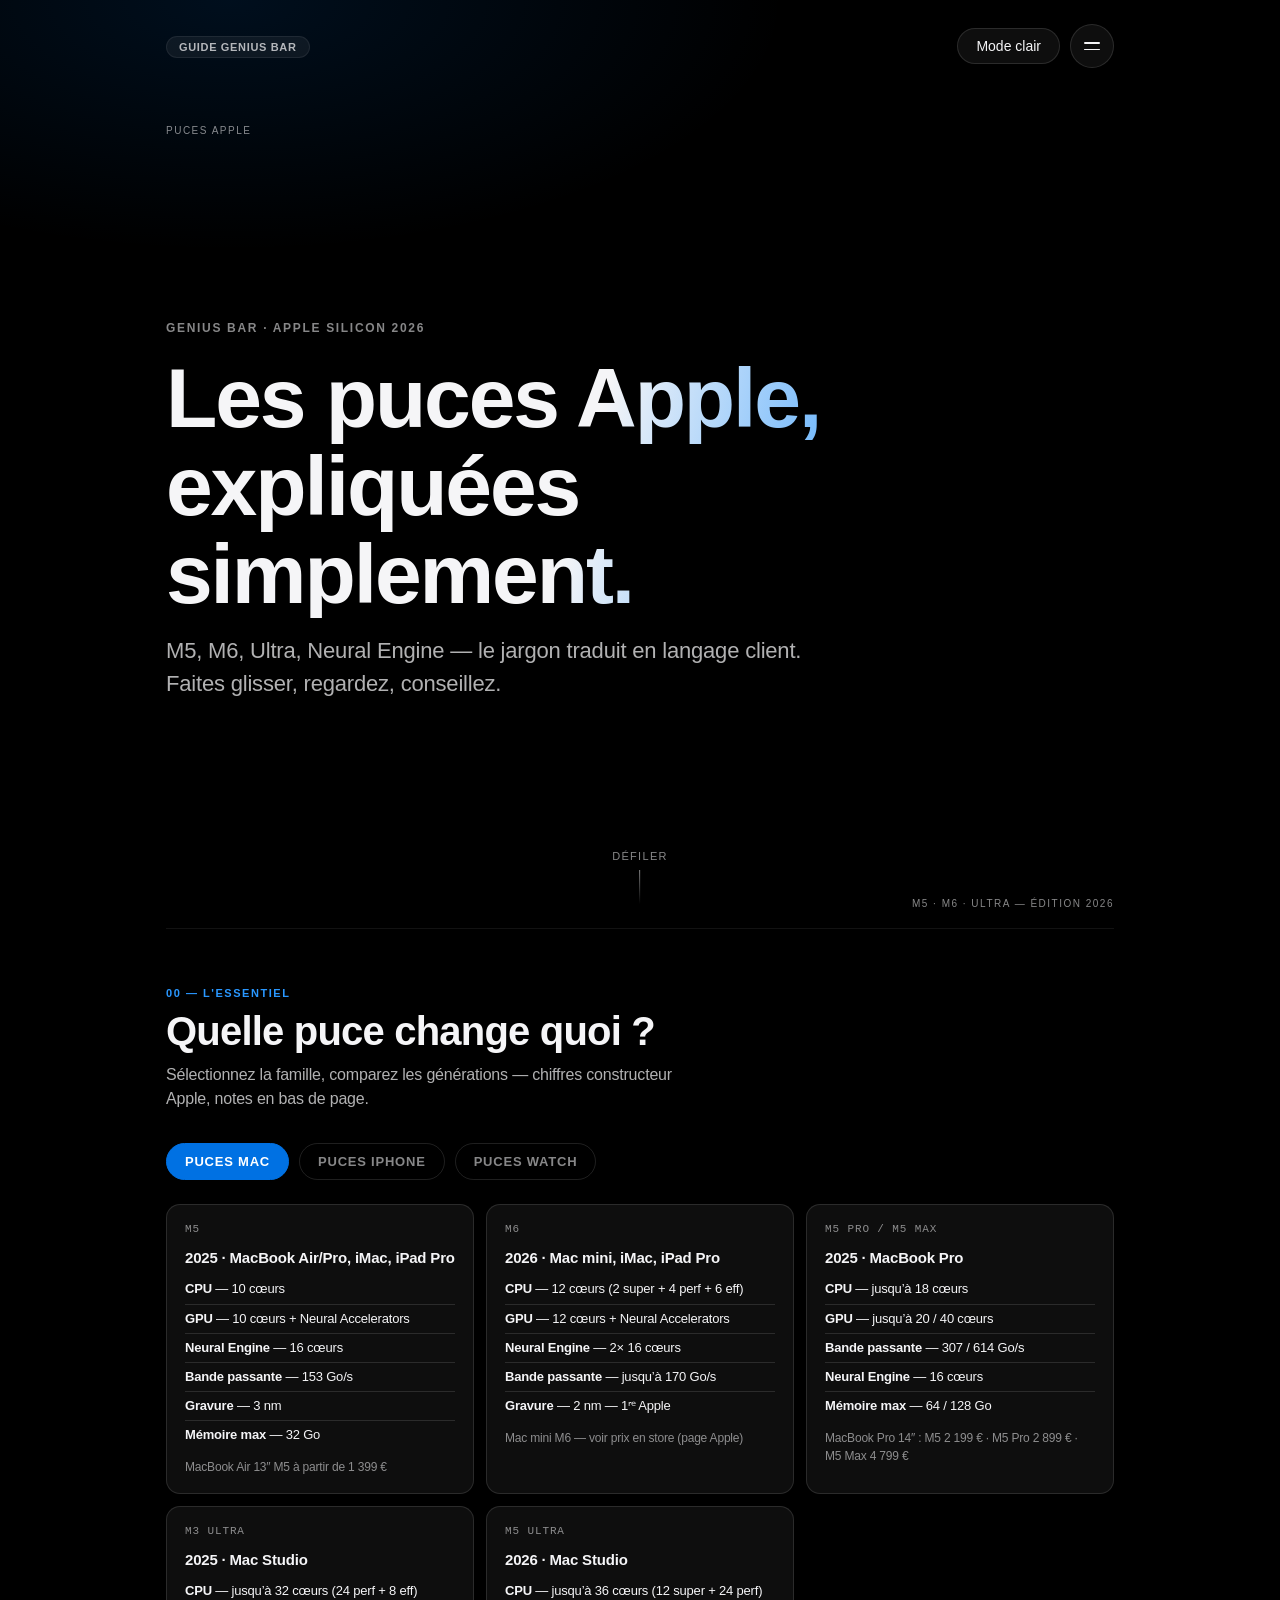
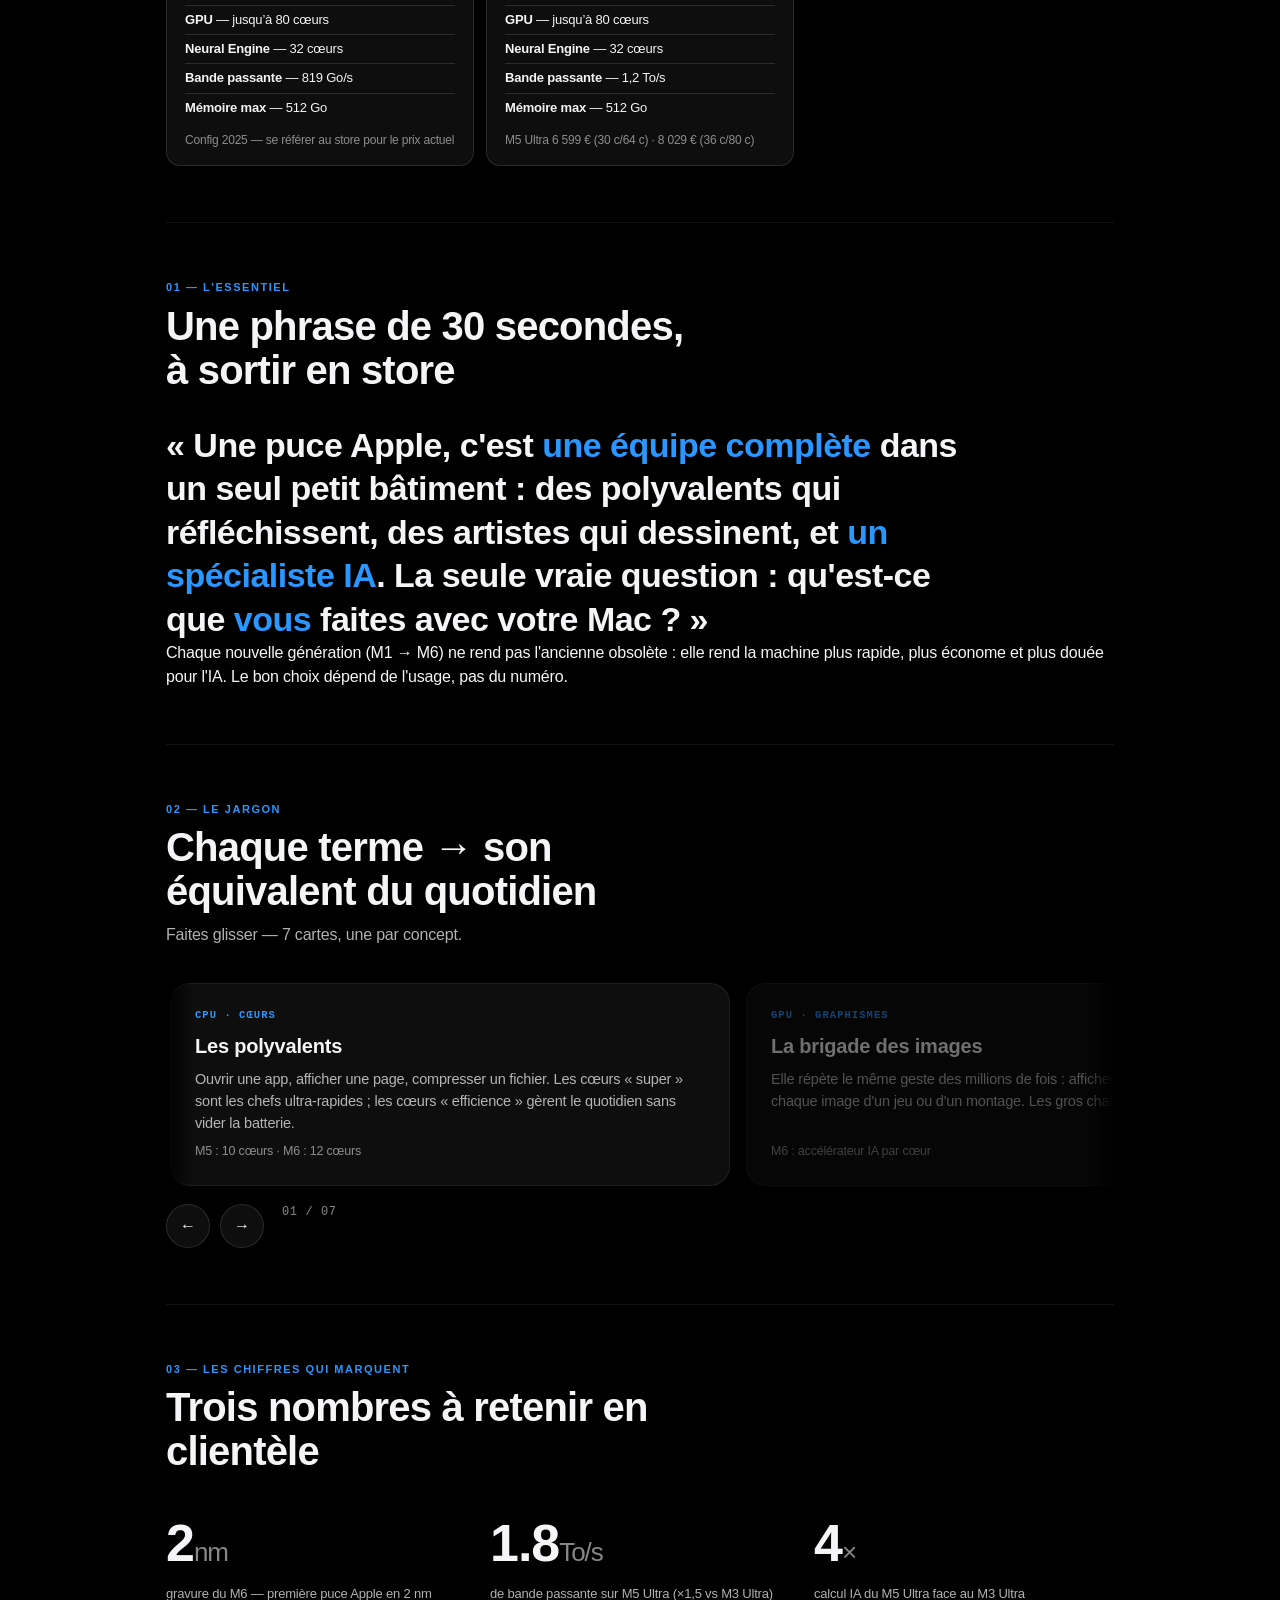
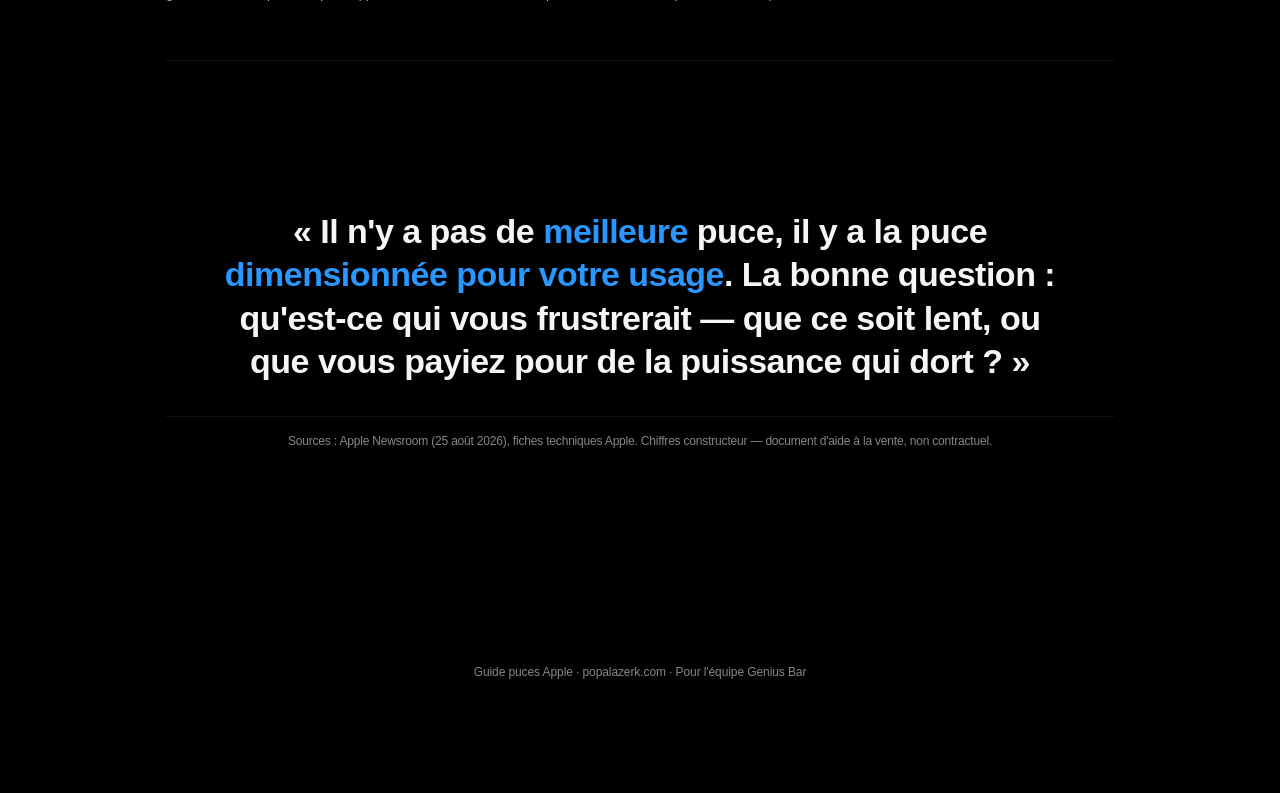
<file: index.html>
<!DOCTYPE html>
<html lang="fr">
<head>
<meta charset="UTF-8">
<meta name="viewport" content="width=device-width, initial-scale=1.0, viewport-fit=cover">
    <meta name="apple-mobile-web-app-capable" content="yes">
    <meta name="apple-mobile-web-app-status-bar-style" content="black-translucent">
    <meta name="apple-mobile-web-app-title" content="Puces Apple">
    <meta name="theme-color" content="#000000">
    <link rel="apple-touch-icon" href="apple-touch-icon.png">
    <link rel="icon" type="image/png" href="favicon.png" sizes="180x180">
<meta http-equiv="Cache-Control" content="no-cache, no-store, must-revalidate">
<meta http-equiv="Pragma" content="no-cache">
<title>Puces Apple, expliquées simplement — Genius Bar</title>
<link rel="stylesheet" href="design.css">
<style>
/* ============================================================
   UI v2 — ÉDITORIAL KEYNOTE : sections 100vh, carrousels snap,
   reveals au scroll, compteurs animés. Tokens du design.css.
   ============================================================ */

/* --- Reveal au scroll --- */
.reveal{opacity:0;transform:translateY(28px);transition:opacity .7s var(--ease),transform .7s var(--ease)}
.reveal.in{opacity:1;transform:none}
.reveal[data-delay="1"]{transition-delay:.12s}
.reveal[data-delay="2"]{transition-delay:.24s}
.reveal[data-delay="3"]{transition-delay:.36s}

/* --- Hero 100vh --- */
.hero{min-height:92vh;display:flex;flex-direction:column;justify-content:center;position:relative;padding:var(--sp-5) 0 var(--sp-6)}
.hero .kicker{font-size:12px;letter-spacing:.14em;text-transform:uppercase;color:var(--ink-faint);font-weight:600;margin-bottom:var(--sp-3)}
.hero h1{
  font-family:var(--font-d);font-weight:600;line-height:1.05;letter-spacing:-.025em;
  font-size:clamp(40px,7.2vw,84px);max-width:16ch;
  background:linear-gradient(105deg,var(--ink) 55%,var(--blue-link) 100%);
  -webkit-background-clip:text;background-clip:text;-webkit-text-fill-color:transparent;
}
.hero .lede{font-size:clamp(17px,2vw,22px);color:var(--ink-dim);max-width:52ch;margin-top:var(--sp-3);line-height:1.5}
.hero .scrollcue{position:absolute;bottom:24px;left:50%;transform:translateX(-50%);font-size:11px;letter-spacing:.12em;text-transform:uppercase;color:var(--ink-faint);display:flex;flex-direction:column;align-items:center;gap:6px}
.hud{position:absolute;font-size:10px;letter-spacing:.15em;text-transform:uppercase;color:var(--ink-faint);font-weight:500}
.hud-tl{top:24px;left:0}
.hud-br{bottom:16px;right:0}
.hero .scrollcue::after{content:'';width:1px;height:34px;background:linear-gradient(var(--ink-faint),transparent);animation:cue 2.2s var(--ease) infinite}
@keyframes cue{0%,100%{transform:scaleY(.4);opacity:.4}50%{transform:scaleY(1);opacity:1}}

/* --- Section standard --- */
section{padding:var(--sp-7) 0;border-top:1px solid var(--hair-soft)}
.sect-head{margin-bottom:var(--sp-5);max-width:60ch}
.sect-head .kicker{font-size:11px;letter-spacing:.14em;text-transform:uppercase;color:var(--blue-link);font-weight:600;margin-bottom:8px}
.sect-head h2{font-family:var(--font-d);font-size:clamp(26px,4vw,40px);font-weight:600;line-height:1.1;letter-spacing:-.02em;margin:0}
.sect-head p{color:var(--ink-dim);font-size:16px;margin-top:10px;line-height:1.5}

/* --- Big quote (image à garder en tête) --- */
.bigquote{font-family:var(--font-d);font-size:clamp(22px,3.2vw,34px);font-weight:600;line-height:1.28;letter-spacing:-.015em;max-width:44ch}
.bigquote em{font-style:normal;color:var(--blue-link)}
.bigquote .after{font-family:var(--font-t);font-size:15px;color:var(--ink-dim);font-weight:400;margin-top:var(--sp-4);line-height:1.55;max-width:60ch}

/* --- Carrousel snap générique --- */
.carousel{
  display:grid;grid-auto-flow:column;grid-auto-columns:min(72%,560px);
  gap:var(--sp-3);overflow-x:auto;overscroll-behavior-x:contain;
  scroll-snap-type:x mandatory;padding:4px 4px var(--sp-3);
  scrollbar-width:thin;scrollbar-color:var(--hair) transparent;
  -webkit-mask-image:linear-gradient(90deg,transparent,#000 3%,#000 97%,transparent);
          mask-image:linear-gradient(90deg,transparent,#000 3%,#000 97%,transparent);
}
.carousel::-webkit-scrollbar{height:4px}
.carousel::-webkit-scrollbar-thumb{background:var(--hair);border-radius:2px}
.carousel>*{scroll-snap-align:center}

/* Carte carrousel */
.ccard{
  background:var(--glass);border:1px solid var(--hair-soft);border-radius:var(--radius-lg);
  padding:0;overflow:hidden;display:flex;flex-direction:column;
  transition:border-color var(--dur-1) var(--ease),transform var(--dur-2) var(--ease);
}
.ccard > .fig{margin:0!important;border-radius:0;width:100%;aspect-ratio:16/10;object-fit:cover}
.ccard > .cbody{padding:var(--sp-4);display:flex;flex-direction:column;gap:8px;flex:1}
.ccard:hover{transform:translateY(-3px)}
.ccard .ctag{font-size:10.5px;letter-spacing:.1em;text-transform:uppercase;color:var(--blue-link);font-weight:600;font-family:var(--font-m)}
.ccard h3{font-family:var(--font-d);font-size:20px;font-weight:600;letter-spacing:-.01em}
.ccard p{font-size:14.5px;color:var(--ink-dim);line-height:1.5}
.ccard .cfoot{margin-top:auto;font-size:12.5px;color:var(--ink-faint)}
.ccard.accent-green .ctag{color:var(--green)}
.ccard.accent-purple .ctag{color:#D5A0F8}

/* Nav carrousel */
.cnav{display:flex;gap:10px;margin-top:2px}
.cnav button{
  width:44px;height:44px;border-radius:50%;border:1px solid var(--hair);
  background:var(--glass);color:var(--ink);font-size:16px;cursor:pointer;
  transition:background var(--dur-1) var(--ease),opacity var(--dur-1);
  display:flex;align-items:center;justify-content:center;
}
.cnav button:hover{background:var(--glass-strong)}
.cnav button:disabled{opacity:.3;cursor:default}
.fig{width:100%;border-radius:var(--radius);display:block;margin-top:var(--sp-4);background:#000}
.fig-wrap{margin-top:var(--sp-4)}
.fig-cap{font-size:13px;color:var(--ink-faint);margin-top:8px}
.ccount{font-size:12px;color:var(--ink-faint);font-family:var(--font-m);margin-left:8px;letter-spacing:.05em}
.carousel>*{transition:opacity .45s var(--ease)}

/* --- Stats animées --- */
.stats{display:grid;grid-template-columns:repeat(auto-fit,minmax(180px,1fr));gap:var(--sp-4);margin-top:var(--sp-5)}
.stat .num{font-family:var(--font-d);font-size:clamp(34px,4.5vw,52px);font-weight:600;letter-spacing:-.02em;font-variant-numeric:tabular-nums}
.stat .num .u{font-size:.5em;color:var(--ink-faint);font-weight:500}
.stat .lbl{font-size:13px;color:var(--ink-dim);margin-top:4px;line-height:1.4}

/* --- Tableau comparatif (garde du v1, respiration éditoriale) --- */
.cmp{width:100%;border-collapse:separate;border-spacing:0;font-size:15px}
.cmp th,.cmp td{padding:12px;border-bottom:1px solid var(--hair-soft);text-align:left}
.cmp th{font-size:11px;text-transform:uppercase;letter-spacing:.07em;color:var(--ink-faint);font-weight:600}
.cmp td:first-child{color:var(--ink-faint);font-weight:600;width:32%}
.cmp .win{color:var(--green);font-weight:600}
.cmp tr:last-child td{border-bottom:none}

/* --- Vidéos : carrousel 16:9 --- */
.vidcard{background:var(--glass);border:1px solid var(--hair-soft);border-radius:var(--radius-lg);overflow:hidden}
.vidcard video{width:100%;aspect-ratio:16/9;display:block;background:#000;border-radius:var(--radius) var(--radius) 0 0}
.vidcard .vcap{padding:14px 16px;font-size:14px;color:var(--ink-dim)}
.vidcard .vidcard b,.vidcard .vcap b{color:var(--ink);font-weight:600}

/* --- Quiz inline (section dédiée) --- */
.quizwrap{display:grid;grid-template-columns:1.1fr .9fr;gap:var(--sp-6)}
@media(max-width:820px){.quizwrap{grid-template-columns:1fr}}
.q{padding:var(--sp-3) 0;border-bottom:1px solid var(--hair-soft)}
.q:last-child{border:none}
.q h3{font-size:16px;font-weight:600;margin-bottom:10px}
.q h3 .n{display:inline-block;width:26px;height:26px;border-radius:var(--radius-sm);background:var(--blue);color:#fff;font-size:12px;text-align:center;line-height:26px;margin-right:10px;font-family:var(--font-m)}
.opts{display:grid;grid-template-columns:1fr;gap:8px}
.opt{
  padding:13px 16px;border-radius:var(--radius-sm);border:1px solid var(--hair);background:var(--glass);
  cursor:pointer;font-size:15px;color:var(--ink);transition:all var(--dur-1) var(--ease);text-align:left;font-family:inherit;
}
.opt:hover{background:var(--glass-strong)}
.opt.sel{border-color:var(--blue);background:rgba(0,113,227,.14);font-weight:600}
.result{margin-top:var(--sp-3);padding:var(--sp-4);border-radius:var(--radius);display:none}
.result.show{display:block}
.result h3{font-size:19px;font-weight:600;margin-bottom:4px}
.result .why{font-size:15px;color:var(--ink-dim)}
.badge{display:inline-block;padding:4px 12px;border-radius:var(--radius-pill);font-size:11px;font-weight:600;letter-spacing:.06em;text-transform:uppercase;margin-bottom:10px}

/* --- FAQ --- */
.faq details{padding:var(--sp-3) 0;border-bottom:1px solid var(--hair-soft)}
.faq details:last-child{border:none}
.faq summary{cursor:pointer;font-size:16px;font-weight:600;list-style:none;display:flex;justify-content:space-between;align-items:center}
.faq summary::after{content:'+';font-size:20px;color:var(--ink-faint);font-weight:400}
.faq details[open] summary::after{content:'–'}
.faq .a{font-size:15px;color:var(--ink-dim);padding:8px 0 2px}

/* --- Fin --- */
.finale{min-height:60vh;display:flex;flex-direction:column;justify-content:center;text-align:center}
.finale .bigquote{margin:0 auto}
footer{padding:var(--sp-5) 0;text-align:center;font-size:12px;color:var(--ink-faint)}


/* --- Menu overlay plein ecran + vues (module recommandation dissocie) --- */
.top{position:relative;z-index:60}
.top-actions{display:flex;align-items:center;gap:10px}
.brand-btn{cursor:pointer;font-family:var(--font-t);transition:background var(--dur-1) var(--ease)}
.brand-btn:hover{background:var(--glass-strong)}
.burger{width:44px;height:44px;border-radius:50%;border:1px solid var(--hair);background:var(--glass);display:inline-flex;flex-direction:column;align-items:center;justify-content:center;gap:5px;cursor:pointer;transition:background var(--dur-1) var(--ease)}
.burger:hover{background:var(--glass-strong)}
.burger span{display:block;width:16px;height:1.5px;border-radius:1px;background:var(--ink);transition:transform var(--dur-1) var(--ease)}
.burger.open span:nth-child(1){transform:translateY(3.25px) rotate(45deg)}
.burger.open span:nth-child(2){transform:translateY(-3.25px) rotate(-45deg)}

.menu-overlay{
  position:fixed;inset:0;z-index:50;display:flex;flex-direction:column;justify-content:center;
  background:var(--bg);
  -webkit-backdrop-filter:blur(24px) saturate(180%);backdrop-filter:blur(24px) saturate(180%);
  opacity:0;visibility:hidden;transition:opacity var(--dur-2) var(--ease),visibility 0s linear var(--dur-2);
}
.menu-overlay.open{opacity:1;visibility:visible;transition:opacity var(--dur-2) var(--ease)}
.menu-list{max-width:760px;width:100%;margin:0 auto;padding:0 var(--sp-4)}
.menu-item{opacity:0;transform:translateY(22px);transition:opacity var(--dur-2) var(--ease),transform var(--dur-2) var(--ease)}
.menu-overlay.open .menu-item{opacity:1;transform:none}
.menu-overlay.open .menu-item:nth-child(1){transition-delay:50ms}
.menu-overlay.open .menu-item:nth-child(2){transition-delay:100ms}
.menu-overlay.open .menu-item:nth-child(3){transition-delay:150ms}
.menu-overlay.open .menu-item:nth-child(4){transition-delay:200ms}
.menu-overlay.open .menu-item:nth-child(5){transition-delay:250ms}
.menu-overlay.open .menu-item:nth-child(6){transition-delay:300ms}
.menu-item button{
  display:flex;align-items:baseline;gap:18px;width:100%;text-align:left;
  background:none;border:none;border-bottom:1px solid var(--hair-soft);
  padding:18px 0;cursor:pointer;color:var(--ink);font-family:inherit;
  transition:color var(--dur-1) var(--ease),transform var(--dur-1) var(--ease);
}
.menu-item:last-child button{border-bottom:none}
.menu-item button:hover{color:var(--blue-link);transform:translateX(6px)}
.menu-item .idx{font-family:var(--font-m);font-size:12px;color:var(--ink-faint);letter-spacing:.12em;transition:color var(--dur-1) var(--ease)}
.menu-item.active .idx{color:var(--blue-link)}
.menu-item .lbl{font-family:var(--font-d);font-size:clamp(28px,6vw,52px);font-weight:600;letter-spacing:-.02em;line-height:1.1}
.menu-item .desc{margin-left:auto;font-size:13px;color:var(--ink-dim)}
.menu-item.active .lbl{color:var(--blue-link)}
.menu-foot{max-width:680px;margin:var(--sp-5) auto 0;padding:0 var(--sp-4);font-size:11px;letter-spacing:.14em;text-transform:uppercase;color:var(--ink-faint);font-family:var(--font-m)}
body.menu-open{overflow:hidden}
.view{display:none}
.view.active{display:block}
@media(max-width:640px){.menu-item .desc{display:none}.menu-item button{gap:14px;padding:14px 0}}


/* --- Vue keynote : cartes produits editoriales --- */
.kn-jump{display:flex;gap:10px;flex-wrap:wrap;margin:var(--sp-3) 0 var(--sp-5)}
.kn-jump a{font-size:12px;letter-spacing:.06em;border:1px solid var(--hair);border-radius:980px;padding:8px 16px;color:var(--ink-dim);text-decoration:none;transition:color var(--dur-1) var(--ease),border-color var(--dur-1) var(--ease)}
.kn-jump a:hover{color:var(--ink);border-color:var(--hair-strong)}
.kn-card{position:relative;border:1px solid var(--hair);border-radius:20px;padding:30px 32px 26px;background:var(--glass);scroll-margin-top:90px}
.kn-card + .kn-card{margin-top:var(--sp-4)}
.kn-card.star{border-color:rgba(0,113,227,.55);box-shadow:0 0 60px rgba(0,113,227,.08)}
.kn-idx{position:absolute;top:26px;right:30px;font-family:var(--font-m);font-size:13px;color:var(--ink-faint);letter-spacing:.1em}
.kn-tag{font-family:var(--font-m);font-size:11px;letter-spacing:.16em;text-transform:uppercase;color:var(--blue-link);margin-bottom:10px}
.kn-card h3{font-family:var(--font-d);font-size:clamp(26px,4.5vw,40px);font-weight:600;letter-spacing:-.02em;margin:0 0 6px}
.kn-hook{font-size:16px;color:var(--ink-dim);max-width:640px;line-height:1.5;margin:0}
.kn-chips{display:grid;grid-template-columns:repeat(4,1fr);gap:10px;margin:24px 0 4px}
.chip{border:1px solid var(--hair);border-radius:14px;padding:14px 16px;background:var(--bg)}
.chip b{display:block;font-family:var(--font-d);font-size:clamp(19px,2.4vw,26px);font-weight:600;letter-spacing:-.01em;color:var(--ink)}
.chip span{display:block;font-size:10.5px;color:var(--ink-dim);letter-spacing:.1em;text-transform:uppercase;margin-top:4px}
.kn-vs{font-family:var(--font-m);font-size:10px;letter-spacing:.16em;text-transform:uppercase;color:var(--ink-faint);margin:22px 0 6px}
.kn-delta{list-style:none;margin:0;padding:0;font-size:14px}
.kn-delta li{display:flex;justify-content:space-between;gap:16px;padding:7px 0;border-bottom:1px solid var(--hair-soft);color:var(--ink-dim)}
.kn-delta li:last-child{border-bottom:none}
.kn-delta li b{color:var(--ink);font-weight:600;white-space:nowrap}
.kn-delta li b.up{color:var(--green)}
.kn-tl{display:flex;gap:10px;flex-wrap:wrap;margin:var(--sp-5) 0}
.when{border:1px solid var(--hair);border-radius:980px;padding:9px 18px;font-size:12.5px;color:var(--ink-dim)}
.when b{color:var(--ink);font-weight:600}
@media(max-width:640px){.kn-chips{grid-template-columns:repeat(2,1fr)}.kn-card{padding:24px 20px 20px}}

/* --- Notes de bas de page keynote (methodologie Apple) --- */
.fn-ref{font-size:.65em;vertical-align:super;color:var(--ink-faint);font-family:var(--font-m);cursor:help}
.kn-notes{margin-top:var(--sp-5);border-top:1px solid var(--hair);padding-top:var(--sp-4)}
.kn-notes summary{cursor:pointer;font-family:var(--font-m);font-size:11px;letter-spacing:.14em;text-transform:uppercase;color:var(--ink-dim);list-style:none}
.kn-notes-list{margin:14px 0 0;padding:0;list-style:none}
.kn-notes-list li{display:flex;gap:10px;font-size:12px;line-height:1.55;color:var(--ink-dim);padding:8px 0;border-bottom:1px solid var(--hair-soft)}
.kn-notes-list li:last-child{border-bottom:none}
.kn-notes-list .fn-n{font-family:var(--font-m);font-size:10px;color:var(--ink-faint);flex-shrink:0;letter-spacing:.08em;padding-top:2px}
@media(max-width:640px){.kn-notes-list li{font-size:11px}}

/* --- Les puces, les différences (filtre pills accueil) --- */
.pillbar{display:flex;gap:10px;flex-wrap:wrap;margin:var(--sp-3) 0 var(--sp-4)}
.pillbar button{font-size:13px;border:1px solid var(--hair);background:none;border-radius:980px;padding:10px 18px;color:var(--ink-faint);cursor:pointer;transition:all .15s}
.pillbar button.on{background:var(--blue);border-color:var(--blue);color:#fff}
.chipcards{display:grid;grid-template-columns:repeat(auto-fit,minmax(240px,1fr));gap:12px}
.chipcard{background:var(--glass);border:1px solid var(--hair);border-radius:14px;padding:16px 18px}
.chipcard h3{font-size:15px;margin:0 0 6px}
.chipcard .cc-name{font-size:11px;letter-spacing:.08em;text-transform:uppercase;color:var(--ink-faint);margin-bottom:10px;font-family:var(--font-m)}
.chipcard ul{margin:0;padding:0;list-style:none;font-size:13px;line-height:1.55;color:var(--ink-soft)}
.chipcard ul li{padding:4px 0;border-bottom:1px solid var(--hair)}
.chipcard ul li:last-child{border-bottom:none}
.chipcard ul li b{color:var(--ink);font-weight:600}
.chipcard .cc-price{margin-top:10px;font-size:12px;color:var(--ink-faint)}

/* --- Comparateur interactif (bloc-notes de comptoir) --- */
.cmp2-fam{display:flex;gap:10px;flex-wrap:wrap;margin:var(--sp-3) 0 var(--sp-4)}
.cmp2-fam button{font-size:13px;border:1px solid var(--hair);background:none;border-radius:980px;padding:10px 18px;color:var(--ink-dim);cursor:pointer;transition:all var(--dur-1) var(--ease)}
.cmp2-fam button:hover{color:var(--ink)}
.cmp2-fam button.on{background:var(--blue-link);border-color:var(--blue-link);color:#fff;font-weight:600}
.cmp2-slots{display:grid;grid-template-columns:1fr 1fr;gap:14px;margin-bottom:var(--sp-3)}
.cmp2-slot{border:1px solid var(--hair);border-radius:16px;padding:16px 18px;background:var(--bg)}
.cmp2-slot .lbl{font-family:var(--font-m);font-size:10px;letter-spacing:.16em;text-transform:uppercase;color:var(--ink-faint);margin-bottom:10px}
.cmp2-slot .prod{font-family:var(--font-d);font-size:22px;font-weight:600;letter-spacing:-.01em}
.cmp2-slot .sub{font-size:12.5px;color:var(--ink-dim);margin-top:3px}
.cmp2-pick{display:flex;gap:8px;flex-wrap:wrap;margin-top:12px}
.cmp2-pick button{font-size:12.5px;border:1px solid var(--hair);background:none;border-radius:980px;padding:7px 14px;color:var(--ink-dim);cursor:pointer;transition:all var(--dur-1) var(--ease)}
.cmp2-pick button:hover{color:var(--ink);border-color:var(--hair-strong)}
.cmp2-pick button.on{border-color:var(--blue-link);color:var(--blue-link);font-weight:600}
.cmp2-swap{align-self:center;border:1px solid var(--hair);background:var(--glass);color:var(--ink-dim);border-radius:50%;width:38px;height:38px;cursor:pointer;font-size:15px;display:flex;align-items:center;justify-content:center;transition:all var(--dur-1) var(--ease)}
.cmp2-swap:hover{color:var(--ink);border-color:var(--hair-strong)}
.cmp2-out{border:1px solid var(--hair);border-radius:20px;overflow:hidden;background:var(--glass)}
.cmp2-out table{width:100%;border-collapse:collapse;font-size:14px}
.cmp2-out th{font-family:var(--font-m);font-size:10.5px;letter-spacing:.14em;text-transform:uppercase;color:var(--ink-dim);text-align:left;padding:12px 16px;border-bottom:1px solid var(--hair)}
.cmp2-out td{padding:11px 16px;border-bottom:1px solid var(--hair-soft);color:var(--ink-dim);vertical-align:top}
.cmp2-out tr:last-child td{border-bottom:none}
.cmp2-out td:first-child{color:var(--ink-faint);font-size:13px;white-space:nowrap}
.cmp2-out td.win{color:var(--green);font-weight:600}
.cmp2-out td .why{display:block;font-size:11.5px;color:var(--ink-faint);font-weight:400;margin-top:2px}
.cmp2-note{padding:12px 16px;font-size:12px;color:var(--ink-faint);border-top:1px solid var(--hair);background:var(--glass)}
@media(max-width:640px){.cmp2-slots{grid-template-columns:1fr}}
@media(max-width:640px){
  .carousel{grid-auto-columns:min(88%,420px)}
@media(max-width:640px){
  .carousel{grid-auto-columns:min(88%,420px)}
  section{padding:var(--sp-6) 0}
  .hero-fig{z-index:1}
}
@media(prefers-reduced-motion:reduce){
  .reveal{opacity:1;transform:none;transition:none}
  .hero .scrollcue::after{animation:none}
  *{scroll-behavior:auto!important}
}
</style>
</head>
<body>
<div class="aurora"></div>
<div class="wrap">

<header class="top">
  <div class="brand">
    <button class="pill brand-btn" onclick="openView('guide')" title="Retour au guide">Guide Genius Bar</button>
  </div>
  <div class="top-actions">
    <button class="themeBtn" onclick="toggleTheme()" aria-label="Changer de thème">Thème</button>
    <button class="burger" id="burgerBtn" onclick="toggleMenu()" aria-label="Ouvrir le menu" aria-expanded="false"><span></span><span></span></button>
  </div>
</header>

<div class="menu-overlay" id="menuOverlay" aria-hidden="true">
  <nav class="menu-list">
    <div class="menu-item active" data-view="guide"><button onclick="openView('guide')"><span class="idx">01</span><span class="lbl">Le guide</span><span class="desc">L'essentiel &amp; le jargon</span></button></div>
    <div class="menu-item" data-view="cmp"><button onclick="openView('cmp')"><span class="idx">02</span><span class="lbl">Le comparatif</span><span class="desc">M5 vs M6 · Ultra</span></button></div>
    <div class="menu-item" data-view="quiz"><button onclick="openView('quiz')"><span class="idx">03</span><span class="lbl">L'assistant</span><span class="desc">Recommandation en 4 questions</span></button></div>
    <div class="menu-item" data-view="faq"><button onclick="openView('faq')"><span class="idx">04</span><span class="lbl">La FAQ</span><span class="desc">Les vraies questions client</span></button></div>
    <div class="menu-item" data-view="keynote"><button onclick="openView('keynote')"><span class="idx">05</span><span class="lbl">Le keynote</span><span class="desc">Annonces du 9 septembre</span></button></div>
    <div class="menu-item" data-view="quizz"><button onclick="openView('quizz')"><span class="idx">06</span><span class="lbl">Le quiz</span><span class="desc">Teste ta mémoire</span></button></div>
  </nav>
  <div class="menu-foot">ESC pour fermer</div>
</div>

<div class="view active" id="view-guide">
<!-- ============ HERO ============ -->
<div class="hero">
  <div class="kicker reveal">Genius Bar · Apple Silicon 2026</div>
  <h1 class="reveal" data-delay="1">Les puces Apple, expliquées simplement.</h1>
  <p class="lede reveal" data-delay="2">M5, M6, Ultra, Neural Engine — le jargon traduit en langage client. Faites glisser, regardez, conseillez.</p>
  <div class="scrollcue reveal" data-delay="3">Défiler</div>
  <div class="hud hud-tl">Puces Apple</div>
  <div class="hud hud-br">M5 · M6 · Ultra — Édition 2026</div>
</div>


<section id="puces">
  <div class="sect-head reveal">
    <div class="kicker">00 — L'essentiel</div>
    <h2>Quelle puce change quoi&nbsp;?</h2>
    <p>Sélectionnez la famille, comparez les générations — chiffres constructeur Apple, notes en bas de page.</p>
  </div>
  <div class="pillbar reveal" data-delay="1" id="chipFamBar">
    <button class="pill on" data-cf="mac">Puces Mac</button>
    <button class="pill" data-cf="iphone">Puces iPhone</button>
    <button class="pill" data-cf="watch">Puces Watch</button>
  </div>
  <div id="chipFamCards" class="reveal" data-delay="1"></div>
</section>

<section id="image">
  <div class="sect-head reveal">
    <div class="kicker">01 — L'essentiel</div>
    <h2>Une phrase de 30 secondes, à sortir en store</h2>
  </div>
  <div class="bigquote reveal" data-delay="1">« Une puce Apple, c'est <em>une équipe complète</em> dans un seul petit bâtiment : des polyvalents qui réfléchissent, des artistes qui dessinent, et <em>un spécialiste IA</em>. La seule vraie question : qu'est-ce que <em>vous</em> faites avec votre Mac ? »</div>
  <p class="after reveal" data-delay="2">Chaque nouvelle génération (M1 → M6) ne rend pas l'ancienne obsolète : elle rend la machine plus rapide, plus économe et plus douée pour l'IA. Le bon choix dépend de l'usage, pas du numéro.</p>
</section>


<section id="jargon">
  <div class="sect-head reveal">
    <div class="kicker">02 — Le jargon</div>
    <h2>Chaque terme → son équivalent du quotidien</h2>
    <p>Faites glisser — 7 cartes, une par concept.</p>
  </div>
  <div class="carousel reveal" data-delay="1" id="car-jargon">
    <div class="ccard">
      <div class="cbody">
        <div class="ctag">CPU · cœurs</div>
        <h3>Les polyvalents</h3>
        <p>Ouvrir une app, afficher une page, compresser un fichier. Les cœurs « super » sont les chefs ultra-rapides ; les cœurs « efficience » gèrent le quotidien sans vider la batterie.</p>
        <div class="cfoot">M5 : 10 cœurs · M6 : 12 cœurs</div>
      </div>
    </div>
    <div class="ccard">
      <div class="cbody">
        <div class="ctag">GPU · graphismes</div>
        <h3>La brigade des images</h3>
        <p>Elle répète le même geste des millions de fois : afficher chaque pixel, calculer chaque image d'un jeu ou d'un montage. Les gros chantiers visuels, c'est elle.</p>
        <div class="cfoot">M6 : accélérateur IA par cœur</div>
      </div>
    </div>
    <div class="ccard accent-green">
      <div class="cbody">
        <div class="ctag">NPU · Neural Engine</div>
        <h3>Le spécialiste IA</h3>
        <p>Son seul métier : reconnaître et comprendre — un visage, une dictée, une traduction. Très vite, sans fatiguer la batterie, et tout reste sur l'appareil.</p>
        <div class="cfoot">38 000 milliards d'opérations/seconde</div>
      </div>
    </div>
    <div class="ccard">
      <div class="cbody">
        <div class="ctag">Unified Memory · RAM</div>
        <h3>Une seule grande table</h3>
        <p>Toute l'équipe pioche les mêmes dossiers sans faire de photocopies. C'est pourquoi un Mac « seulement » 32 Go va aussi vite qu'un PC avec davantage.</p>
        <div class="cfoot">Jusqu'à 512 Go sur Mac Studio</div>
      </div>
    </div>
    <div class="ccard">
      <div class="cbody">
        <div class="ctag">GB/s · TB/s</div>
        <h3>La largeur du couloir</h3>
        <p>La bande passante entre l'équipe et la grande table. Couloir large = personne n'attend. Le facteur caché pour l'IA et la 8K.</p>
        <div class="cfoot">M5 Ultra : 1,2 To/s — 8× un MacBook Air</div>
      </div>
    </div>
    <div class="ccard">
      <div class="cbody">
        <div class="ctag">Process · N2</div>
        <h3>2 nanomètres</h3>
        <p>Plus c'est petit, plus on range de composants au même endroit — et moins ça consomme. Le M6 est la première puce Apple gravée en 2 nm.</p>
        <div class="cfoot">Concrètement : une batterie qui dure plus longtemps</div>
      </div>
    </div>
    <div class="ccard accent-purple">
      <div class="cbody">
        <div class="ctag">Fusion · Quad-die</div>
        <h3>UltraFusion</h3>
        <p>Plusieurs puces soudées qui travaillent comme une seule. Le M5 Ultra, c'est 4 puces M5 Max qui ne font qu'un — le logiciel ne voit qu'une seule machine.</p>
        <div class="cfoot">M5 Ultra : 1,2 To/s — Neural Engine 32 cœurs</div>
      </div>
    </div>
  </div>
  <div class="cnav reveal" data-delay="1">
    <button onclick="carScroll('car-jargon',-1)" aria-label="Précédent">←</button>
    <button onclick="carScroll('car-jargon',1)" aria-label="Suivant">→</button>
    <div class="ccount" data-for="car-jargon">01 / 07</div>
  </div>
</section>


<section id="stats">
  <div class="sect-head reveal">
    <div class="kicker">03 — Les chiffres qui marquent</div>
    <h2>Trois nombres à retenir en clientèle</h2>
  </div>
  <div class="stats">
    <div class="stat reveal"><div class="num" data-count="2"><span>0</span><span class="u">nm</span></div><div class="lbl">gravure du M6 — première puce Apple en 2 nm</div></div>
  
  
  
    <div class="stat reveal" data-delay="1"><div class="num" data-count="2" data-decimal="1"><span>0,0</span><span class="u">To/s</span></div><div class="lbl">de bande passante sur M5 Ultra (×1,5 vs M3 Ultra)</div></div>
    <div class="stat reveal" data-delay="2"><div class="num" data-count="4"><span>0</span><span class="u">×</span></div><div class="lbl">calcul IA du M5 Ultra face au M3 Ultra</div></div>
  </div>
</section>


<section class="finale">
  <div class="bigquote reveal">« Il n'y a pas de <em>meilleure</em> puce, il y a la puce <em>dimensionnée pour votre usage</em>. La bonne question : qu'est-ce qui vous frustrerait — que ce soit lent, ou que vous payiez pour de la puissance qui dort ? »</div>
  <div class="disclaimer reveal" data-delay="1" style="margin-top:var(--sp-5)">Sources : Apple Newsroom (25 août 2026), fiches techniques Apple. Chiffres constructeur — document d'aide à la vente, non contractuel.</div>
</section>

</div>

<!-- ============ VUES MODULES (menu) ============ -->
<div class="view" id="view-cmp">

<section>
  <div class="sect-head reveal">
    <div class="kicker">Comparateur</div>
    <h2>Deux puces, face à face.</h2>
    <p>Choisis une famille, choisis deux produits. Le tableau se construit tout seul — comme un bloc-notes de comptoir.</p>
  </div>

  <div class="reveal" data-delay="1">
    <div class="cmp2-fam" id="cmp2Fam"></div>
    <div class="cmp2-slots">
      <div class="cmp2-slot">
        <div class="lbl">Produit A</div>
        <div class="prod" id="cmp2NameA">—</div>
        <div class="sub" id="cmp2SubA">Choisis un produit</div>
        <div class="cmp2-pick" id="cmp2PickA"></div>
      </div>
      <button class="cmp2-swap" onclick="cmp2Swap()" title="Inverser A et B">⇄</button>
      <div class="cmp2-slot">
        <div class="lbl">Produit B</div>
        <div class="prod" id="cmp2NameB">—</div>
        <div class="sub" id="cmp2SubB">Choisis un produit</div>
        <div class="cmp2-pick" id="cmp2PickB"></div>
      </div>
    </div>
    <div id="cmp2Result"></div>
  </div>
</section>

</div>

<div class="view" id="view-quiz">

<section id="quiz">
  <div class="sect-head reveal">
    <div class="kicker">Assistant de recommandation</div>
    <h2>Quelle puce pour quel usage ?</h2>
    <p>4 questions posées au client, une recommandation en sortie.</p>
  </div>
  
  <div class="quizwrap">
    <div class="reveal">
      <div class="q">
        <h3><span class="n">1</span>Que fait principalement le client avec son Mac ?</h3>
        <div class="opts" data-q="1">
          <button class="opt" data-v="0">Mail, web, photos, bureautique</button>
          <button class="opt" data-v="1">Photo / musique / petits montages</button>
          <button class="opt" data-v="2">Montage 4K, code, musique sérieuse</button>
          <button class="opt" data-v="3">8K, 3D, IA locale, gros calculs</button>
        </div>
      </div>
      <div class="q">
        <h3><span class="n">2</span>Utilise-t-il l'IA au quotidien ?</h3>
        <div class="opts" data-q="2">
          <button class="opt" data-v="0">Jamais / à peine</button>
          <button class="opt" data-v="1">Oui, régulièrement</button>
          <button class="opt" data-v="2">Oui, et il fait tourner des outils IA sur la machine</button>
        </div>
      </div>
      <div class="q">
        <h3><span class="n">3</span>L'autonomie est-elle un critère ?</h3>
        <div class="opts" data-q="3">
          <button class="opt" data-v="0">Essentiel — souvent en déplacement</button>
          <button class="opt" data-v="1">Moyen — surtout branché</button>
          <button class="opt" data-v="2">Peu important — machine de bureau</button>
        </div>
      </div>
      <div class="q">
        <h3><span class="n">4</span>Quel budget approximatif ?</h3>
        <div class="opts" data-q="4">
          <button class="opt" data-v="0">Contenu (&lt; 1 000 €)</button>
          <button class="opt" data-v="1">Moyen (1 000 – 3 000 €)</button>
          <button class="opt" data-v="2">Pro (3 000 € et +)</button>
        </div>
      </div>
      <button class="opt" style="width:100%;text-align:center;font-weight:600;border-color:var(--blue);margin-top:var(--sp-3)" onclick="computeQuiz()">Voir la recommandation</button>
    </div>
    <div style="align-self:start">
      <div class="result" id="quizResult" style="margin-top:var(--sp-3)"></div>
    </div>
  </div>

  <div class="sect-head reveal" style="margin-top:var(--sp-6)">
    <div class="kicker">Assistant iPhone</div>
    <h2>Quel iPhone pour quel client&nbsp;?</h2>
    <p>5 questions — la recommandation cite le modèle, le prix et l'argument comptoir.</p>
  </div>
  <div class="quizwrap">
    <div class="reveal">
      <div class="q">
        <h3><span class="n">1</span>Usage principal de l'iPhone du client&nbsp;?</h3>
        <div class="opts" data-iq="1">
          <button class="opt" data-v="0">Messages, photos, réseaux — l'essentiel</button>
          <button class="opt" data-v="1">Photos sérieuses, jeux, montages courts</button>
          <button class="opt" data-v="2">Pro photo/vidéo, tout faire, garder des années</button>
          <button class="opt" data-v="3">Écran XXL — films, lecture, deux apps côte à côte</button>
        </div>
      </div>
      <div class="q">
        <h3><span class="n">2</span>Format préféré&nbsp;?</h3>
        <div class="opts" data-iq="2">
          <button class="opt" data-v="0">Léger et fin avant tout</button>
          <button class="opt" data-v="1">Standard</button>
          <button class="opt" data-v="2">Grand écran, sans pliable</button>
          <button class="opt" data-v="3">Pliable — le facteur « wow »</button>
        </div>
      </div>
      <div class="q">
        <h3><span class="n">3</span>Autonomie attendue&nbsp;?</h3>
        <div class="opts" data-iq="3">
          <button class="opt" data-v="0">La plus longue possible</button>
          <button class="opt" data-v="1">Une journée suffit</button>
        </div>
      </div>
      <div class="q">
        <h3><span class="n">4</span>Photo&nbsp;?</h3>
        <div class="opts" data-iq="4">
          <button class="opt" data-v="0">Basique</button>
          <button class="opt" data-v="1">Zoom et portrait pro — contrôle de l'ouverture</button>
        </div>
      </div>
      <div class="q">
        <h3><span class="n">5</span>Budget&nbsp;?</h3>
        <div class="opts" data-iq="5">
          <button class="opt" data-v="0">Jusqu'à 1 200 €</button>
          <button class="opt" data-v="1">1 500 € et plus</button>
          <button class="opt" data-v="2">Le prix n'est pas le frein principal</button>
        </div>
      </div>
      <button class="opt" style="width:100%;text-align:center;font-weight:600;border-color:var(--blue);margin-top:var(--sp-3)" onclick="computeIPQuiz()">Voir la recommandation iPhone</button>
    </div>
    <div style="align-self:start">
      <div class="result" id="ipQuizResult" style="margin-top:var(--sp-3)"></div>
    </div>
  </div>

  <div class="sect-head reveal" style="margin-top:var(--sp-6)">
    <div class="kicker">Assistant Apple Watch</div>
    <h2>Quelle Apple Watch pour quel client&nbsp;?</h2>
    <p>4 questions — Series 12 ou Ultra 4, le bon choix dès la première question.</p>
  </div>
  <div class="quizwrap">
    <div class="reveal">
      <div class="q">
        <h3><span class="n">1</span>Sport et environnement&nbsp;?</h3>
        <div class="opts" data-wq="1">
          <button class="opt" data-v="0">Quotidien — pas de sport extrême</button>
          <button class="opt" data-v="1">Randonnée, trail, nage en eau libre, altitude</button>
          <button class="opt" data-v="2">Expéditions plusieurs jours sans recharge</button>
        </div>
      </div>
      <div class="q">
        <h3><span class="n">2</span>Autonomie attendue&nbsp;?</h3>
        <div class="opts" data-wq="2">
          <button class="opt" data-v="0">Une journée — recharge chaque nuit, ça va</button>
          <button class="opt" data-v="1">Le week-end entier sans y penser</button>
        </div>
      </div>
      <div class="q">
        <h3><span class="n">3</span>Suivi santé du client&nbsp;?</h3>
        <div class="opts" data-wq="3">
          <button class="opt" data-v="0">Pas de suivi particulier</button>
          <button class="opt" data-v="1">Cardio sérieux — mesure en continu toutes les 5 secondes</button>
        </div>
      </div>
      <div class="q">
        <h3><span class="n">4</span>Robustesse et budget&nbsp;?</h3>
        <div class="opts" data-wq="4">
          <button class="opt" data-v="0">Léger et discret, budget contenu</button>
          <button class="opt" data-v="1">Titanium, écran le plus solide, 899 € OK</button>
        </div>
      </div>
      <button class="opt" style="width:100%;text-align:center;font-weight:600;border-color:var(--blue);margin-top:var(--sp-3)" onclick="computeWQuiz()">Voir la recommandation Watch</button>
    </div>
    <div style="align-self:start">
      <div class="result" id="wQuizResult" style="margin-top:var(--sp-3)"></div>
    </div>
  </div>
</section>

</div>

<div class="view" id="view-faq">

<section id="faq" class="faq">
  <div class="sect-head reveal">
    <div class="kicker">FAQ</div>
    <h2>Les vraies questions du Genius Bar</h2>
  </div>
  <div class="reveal">
  <details><summary>« Le M6, c'est deux fois mieux que le M5 ? »</summary><div class="a">Non — en usage courant, environ 15 à 30 % plus rapide. Le vrai saut du M6 : l'IA (×2) et l'efficacité (2 nm). Le client le sentira sur la batterie et Siri, pas sur Mail.</div></details>
  <details><summary>« C'est quoi, le Neural Engine, concrètement ? »</summary><div class="a">Le spécialiste IA de la puce. C'est ce qui fait que Siri répond vite, que les photos se trient toutes seules, que la dictée marche sans internet.</div></details>
  <details><summary>« L'Ultra, ça vaut le coup pour moi ? »</summary><div class="a">Seulement pour du montage 8K, de la 3D ou de l'IA sur la machine. Pour du Excel + Safari + photos, c'est payer pour un couloir vide. Recommander M5 Pro ou M5 Max.</div></details>
  <details><summary>« Pourquoi 512 Go de mémoire dans un Mac Studio ? »</summary><div class="a">Pour faire tenir un cerveau IA entier dans la machine. Un gros modèle d'IA, c'est un dictionnaire géant : s'il tient sur la table (la mémoire), on consulte tout de suite.</div></details>
  <details><summary>« Ma puce M1 est-elle dépassée ? »</summary><div class="a">Non. Pour du bureautique et du web, un M1 reste excellent en 2026. On change de puce quand un besoin précis n'est plus couvert : autonomie, IA, gros montages — pas par principe.</div></details>
  </div>
</section>

</div>

<div class="view" id="view-keynote">

<section>
  <div class="sect-head reveal">
    <div class="kicker">Keynote du 9 septembre 2026 — « Surprise and Shine »</div>
    <h2>Les annonces, en direct d'Apple Park</h2>
    <p>Première keynote de John Ternus comme CEO. 5 produits — et iOS 27 le 14 septembre.</p>
  </div>

  <nav class="kn-jump reveal" data-delay="1">
    <a href="#kn-duo">iPhone Duo</a>
    <a href="#kn-pro">iPhone 18 Pro</a>
    <a href="#kn-pods">AirPods 5</a>
    <a href="#kn-s12">Watch S12</a>
    <a href="#kn-u4">Watch Ultra 4</a>
    <a href="#kn-ios">iOS 27</a>
  </nav>

  <article class="kn-card star reveal" id="kn-duo" data-delay="1">
    <div class="kn-idx">01 · ONE MORE THING</div>
    <div class="kn-tag">iPhone Duo</div>
    <h3>Le premier iPhone pliable.</h3>
    <p class="kn-hook">Format passeport à plat. L'écran interne gagne 50 % de surface, le externe garde 90 % de celle de l'iPhone 18 Pro.</p>
    <div class="kn-chips">
      <div class="chip"><b>7,6″ + 5,4″</b><span>écrans interne + externe</span></div>
      <div class="chip"><b>A20 Pro</b><span>+ vapor chamber</span></div>
      <div class="chip"><b>44 h / 31 h</b><span>de vidéo externe / interne <span class="fn-ref">3</span></span></div>
      <div class="chip"><b>2 339 €</b><span>à partir de, 256 Go</span></div>
    </div>
    <div class="kn-vs">Face à l'iPhone Air</div>
    <ul class="kn-delta">
      <li>Écrans : 7,6″ interne + 5,4″ externe, même ratio, 3 000 nits <b>vs 6,5″ unique</b></li>
      <li>Touch ID latéral, Camera Control + Siri Camera, FaceTime sous l'écran <b>nouveautés inédites</b></li>
      <li>Vidéo <b class="up">44 h externe / 31 h interne vs 27 h</b><span class="fn-ref">3</span></li>
      <li>Céramique 3× plus résistante aux rayures, titane grade 5, IP68 <b>Ceramic Shield 2</b></li>
      <li>Prix <b>2 339 € vs 999 $ (≈1 329 €)</b></li>
    </ul>
    <div class="verdict" style="padding:16px;border-radius:var(--radius);font-size:15px;margin-top:var(--sp-3);background:rgba(191,90,242,.10);border:1px solid rgba(191,90,242,.28)">💬 <b>En store :</b> produit 100 % nouveau — zéro historique de pannes, pièces absentes des flux les premières semaines. Touch ID latéral et double batterie = diagnostics inédits. Prix France TTC : 2 339 € (256 Go) jusqu'à 3 839 € (2 To) — +340 € vs Galaxy Z Fold 8 (1 999 €). Précommandes 16 oct. à 14 h, disponible le 23 oct.</div>
  </article>

  <article class="kn-card reveal" id="kn-pro" data-delay="1">
    <div class="kn-idx">02</div>
    <div class="kn-tag">iPhone 18 Pro · 18 Pro Max</div>
    <h3>L'ouverture variable arrive.</h3>
    <p class="kn-hook">Première Apple : un capteur 48 Mpx à ouverture variable, avec Pro Controls. Siri IA sur 300 000+ apps. Pas d'iPhone 18 standard — reporté au printemps 2027.</p>
    <div class="kn-chips">
      <div class="chip"><b>A20 Pro</b><span>GPU 7 cœurs</span></div>
      <div class="chip"><b>48 Mpx</b><span>ouverture variable</span></div>
      <div class="chip"><b>34 h / 43 h</b><span>de vidéo <span class="fn-ref">1</span></span></div>
      <div class="chip"><b>+150 €</b><span>1 479 / 1 629 €</span></div>
    </div>
    <div class="kn-vs">Face aux 17 Pro / Pro Max</div>
    <ul class="kn-delta">
      <li>Caméra : ouverture variable (1ʳᵉ Apple) <b>vs ouverture fixe</b></li>
      <li>Vidéo <b class="up">34 h / 43 h vs 31 h / 37 h</b><span class="fn-ref">1</span></li>
      <li>Prix France <b>1 479 € / 1 629 € vs 1 329 € / 1 479 €</b></li>
      <li>Dynamic Island 3 live activities · 2 To inédit sur Pro Max <b>nouveautés</b></li>
      <li>« Apple Reference Image » anti-IA <b>indisponible UE au lancement</b></li>
    </ul>
    <div class="verdict" style="padding:16px;border-radius:var(--radius);font-size:15px;margin-top:var(--sp-3);background:rgba(0,113,227,.10);border:1px solid rgba(0,113,227,.28)">💬 <b>En store :</b> 43 h = moins d'échanges batterie la 1ʳᵉ année ; ouverture variable = nouvelle mécanique photo au diagnostic. <b>Prix France TTC : 1 479 € (Pro) / 1 629 € (Pro Max) en 256 Go — +150 € vs 17 Pro (1 329 € / 1 479 €). Montée à 3 129 € en 2 To. Précommandes 12 sept. 14 h, dispo le 18 sept. Attention : pas de Siri AI ni d'Apple Reference Image dans l'UE au lancement.</b></div>
  </article>

  <article class="kn-card reveal" id="kn-pods" data-delay="1">
    <div class="kn-idx">03</div>
    <div class="kn-tag">AirPods 5</div>
    <h3>L'ANC descend en gamme.</h3>
    <p class="kn-hook">Première fois que la réduction de bruit quitte le haut de gamme : −50 % de bruit en plus, boîtiers plus durables.</p>
    <div class="kn-chips">
      <div class="chip"><b>149 €</b><span>4 h ANC / 20 h boîtier</span></div>
      <div class="chip"><b>169 €</b><span>volume sur tige · boîtier sans fil</span></div>
      <div class="chip"><b>−50 %</b><span>de bruit en plus <span class="fn-ref">4</span></span></div>
      <div class="chip"><b>18 sept.</b><span>disponibilité</span></div>
    </div>
    <div class="kn-vs">Face aux AirPods 4</div>
    <ul class="kn-delta">
      <li>ANC dès 149 € <b>vs réservé au modèle 229 € (AirPods 4 ANC)</b></li>
      <li>Réduction de bruit <b class="up">−50 % en plus</b><span class="fn-ref">4</span></li>
    </ul>
    <div class="verdict" style="padding:16px;border-radius:var(--radius);font-size:15px;margin-top:var(--sp-3);background:rgba(191,90,242,.10);border:1px solid rgba(191,90,242,.28)">💬 <b>En store :</b> l'ANC en entrée de gamme réduit l'upsell vers AirPods Pro. Réparation = remplacement simple ; garantie légale 2 ans (vendeur) inchangée.</div>
  </article>

  <article class="kn-card reveal" id="kn-s12" data-delay="1">
    <div class="kn-idx">04</div>
    <div class="kn-tag">Apple Watch Series 12</div>
    <h3>Le capteur qui compte 5 fois par seconde.</h3>
    <p class="kn-hook">FC mesurée toutes les 5 s, VFC jusqu'à toutes les 5 min. Siri Recap et Audio Intelligence arrivent sur la montre. App Santé repensée, onglet « Longevity ».</p>
    <div class="kn-chips">
      <div class="chip"><b>5 s</b><span>fréquence cardiaque <span class="fn-ref">2</span></span></div>
      <div class="chip"><b>24 h</b><span>autonomie (stable) <span class="fn-ref">1</span></span></div>
      <div class="chip"><b>449 €</b><span>GPS 42 mm · céramique 1 049 €</span></div>
      <div class="chip"><b>18 sept.</b><span>disponibilité</span></div>
    </div>
    <div class="kn-vs">Face à la Series 11</div>
    <ul class="kn-delta">
      <li>Capteur FC 5 s <b>vs standard</b></li>
      <li>Siri Recap + Audio Intelligence <b class="up">nouveau</b></li>
      <li>Autonomie <b>24 h¹ — inchangée</b></li>
      <li>Prix France <b>449 € vs 449 € (S11) — inchangé</b></li>
    </ul>
    <p style="font-size:12.5px;color:var(--ink-faint);margin-top:14px">⚠︎ Nécessite un iPhone 11 (ou modèle ultérieur) avec iOS 27 ou version ultérieure.</p>
    <div class="verdict" style="padding:16px;border-radius:var(--radius);font-size:15px;margin-top:var(--sp-3);background:rgba(0,113,227,.10);border:1px solid rgba(0,113,227,.28)">💬 <b>En store :</b> le saut est capteur + IA, pas prix/autonomie. Questions vie privée attendues au comptoir (où vit l'audio, comment désactiver).</div>
  </article>

  <article class="kn-card reveal" id="kn-u4" data-delay="1">
    <div class="kn-idx">04 · ULTRA</div>
    <div class="kn-tag">Apple Watch Ultra 4</div>
    <h3>Deux jours. Un record Apple.</h3>
    <p class="kn-hook">Siri Recap + Audio Intelligence, autonomie « plus de deux jours » — un record pour la montre d'aventure.</p>
    <div class="kn-chips">
      <div class="chip"><b>50 h</b><span>autonomie⁴ (45 h exercice ultraprolongé¹)</span></div>
      <div class="chip"><b>899 €</b><span>prix stable</span></div>
      <div class="chip"><b>18 sept.</b><span>disponibilité</span></div>
    </div>
    <div class="verdict" style="padding:16px;border-radius:var(--radius);font-size:15px;margin-top:var(--sp-3);background:rgba(191,90,242,.10);border:1px solid rgba(191,90,242,.28)">💬 <b>En store :</b> nouveautés surtout logicielles — pensez watchOS au comptoir ; autonomie 50 h = l'argument d'aventure. Prix France TTC : 899 € (US 799 $ hors taxes).</div>
  </article>

  <article class="kn-card reveal" id="kn-ios" data-delay="1">
    <div class="kn-idx">05 · LOGICIEL</div>
    <div class="kn-tag">iOS 27</div>
    <h3>Le 14 septembre, 4 jours avant la mise en vente.</h3>
    <p class="kn-hook">Siri AI en bêta (anglais), opacité Liquid Glass réglable, nouvelles icônes, widgets extra-larges.</p>
    <div class="verdict" style="padding:16px;border-radius:var(--radius);font-size:15px;margin-top:var(--sp-3);background:rgba(0,113,227,.10);border:1px solid rgba(0,113,227,.28)">💬 <b>En store :</b> une mise à jour massive juste avant l'afflux des précommandes — à anticiper au comptoir.</div>
  </article>

  <div class="kn-tl reveal" data-delay="1">
    <span class="when"><b>12 sept.</b> précommandes 18 Pro</span>
    <span class="when"><b>14 sept.</b> iOS 27</span>
    <span class="when"><b>16 sept.</b> précommandes Duo</span>
    <span class="when"><b>18 sept.</b> 18 Pro · AirPods 5 · Watches</span>
    <span class="when"><b>23 oct.</b> iPhone Duo en magasin</span>
  </div>

  <details class="kn-notes reveal" data-delay="1">
    <summary>Notes de bas de page — conditions officielles des chiffres</summary>
    <ol class="kn-notes-list">
      <li><span class="fn-n">1</span><span>Par rapport aux modèles de génération précédente. L'autonomie varie en fonction de l'utilisation.</span></li>
      <li><span class="fn-n">2</span><span>D'après les données d'une étude menée par Apple en juillet et août 2026 sur la précision de la mesure de la fréquence cardiaque, en se basant sur les objets connectés les plus vendus disponibles sur le marché en juin 2026. Pour plus d'informations, consultez apple.com/HRAccuracy.</span></li>
      <li><span class="fn-n">3</span><span>Entraînement testé sans iPhone avec le capteur de fréquence cardiaque activé pendant des séances de course en plein air. Exercice prolongé : mode Économie d'énergie actif, mesures de forme indisponibles. Exercice ultraprolongé : mode Économie d'énergie actif, alertes et temps au tour désactivés, certaines mesures indisponibles. Tests réalisés par Apple en juillet et août 2026 sur des prototypes d'Apple Watch Ultra 4 équipés de préversions logicielles. L'autonomie varie en fonction de l'utilisation, de la configuration, du réseau cellulaire, de la puissance du signal et de nombreux autres facteurs. Les résultats réels sont susceptibles de varier.</span></li>
      <li><span class="fn-n">4</span><span>Réduction active du bruit jusqu'à 1,5× supérieure à celle des AirPods 4 avec Réduction active du bruit. Tests réalisés conformément à la norme IEC 60268-24.</span></li>
      <li><span class="fn-n">✓</span><span>L'Apple Watch Series 12, l'Apple Watch Ultra 4 et l'Apple Watch SE 3 nécessitent un iPhone 11 (ou modèle ultérieur) avec iOS 27 (ou version ultérieure).</span></li>
      <li><span class="fn-n">✓</span><span>Les fonctionnalités sont sujettes à modification. La disponibilité des fonctionnalités, des applications et des services peut varier en fonction des régions et des langues.</span></li>
    </ol>
  </details>

  <p class="reveal" data-delay="1" style="font-size:12px;color:var(--ink-faint)">Sources : Apple Newsroom (communiqué iPhone Duo), The Verge, Reuters, Bloomberg — 9 septembre 2026.</p>
</section>

</div>

<div class="view" id="view-quizz">

<section>
  <div class="sect-head reveal">
    <div class="kicker">Quiz keynote</div>
    <h2>Suivez-vous les annonces ?</h2>
    <p>6 questions sur le keynote du 9 septembre 2026.</p>
  </div>
  <div class="quizwrap">
    <div class="reveal" id="kqBox"></div>
    <div style="align-self:start">
      <div class="result" id="kqResult" style="margin-top:var(--sp-3)"></div>
    </div>
  </div>
</section>

</div>

<footer>Guide puces Apple · popalazerk.com · Pour l'équipe Genius Bar</footer>
</div>

<script>
function toggleTheme(){
  const b=document.body;
  const cur=b.getAttribute('data-theme')==='light'?'dark':'light';
  b.setAttribute('data-theme',cur);
  const btn=document.querySelector('.themeBtn');
  if(btn){btn.textContent=cur==='light'?'Mode sombre':'Mode clair';}
  try{localStorage.setItem('theme',cur)}catch(e){}
}
(function(){try{if(localStorage.getItem('theme')==='light'){document.body.setAttribute('data-theme','light');document.querySelector('.themeBtn').textContent='Mode sombre';}}catch(e){}})();
document.addEventListener('DOMContentLoaded',function(){try{
  const btn=document.querySelector('.themeBtn');
  if(btn)btn.textContent=document.body.getAttribute('data-theme')==='light'?'Mode sombre':'Mode clair';
}catch(e){}});

/* ---- Carrousels : snap + nav ---- */
function carScroll(id,dir){
  const c=document.getElementById(id);
  if(!c)return;
  const card=c.firstElementChild;
  const step=card?card.getBoundingClientRect().width+12:400;
  c.scrollBy({left:dir*step,behavior:'smooth'});
}

/* ---- Compteur de carrousel + cartes hors focus atténuées ---- */
document.querySelectorAll('.carousel').forEach(c=>{
  const counter=document.querySelector('.ccount[data-for="'+c.id+'"]');
  const update=()=>{
    const cards=[...c.children];
    const x=c.scrollLeft, w=c.firstElementChild.getBoundingClientRect().width+12;
    const idx=Math.min(cards.length,Math.max(1,Math.round(x/w)+1));
    if(counter)counter.textContent=String(idx).padStart(2,'0')+' / '+String(cards.length).padStart(2,'0');
    cards.forEach((card,i)=>{
      const center=card.offsetLeft+card.offsetWidth/2;
      const viewCenter=x+c.clientWidth/2;
      card.style.opacity=Math.abs(center-viewCenter)<card.offsetWidth*0.6?'1':'.45';
    });
  };
  c.addEventListener('scroll',()=>requestAnimationFrame(update),{passive:true});
  update();
});


/* ---- Les puces, les différences (accueil) ---- */
const CHIPFAM={
 mac:{cards:[
  {n:'M5',gen:'2025 · MacBook Air/Pro, iMac, iPad Pro',rows:[['CPU','10 cœurs'],['GPU','10 cœurs + Neural Accelerators'],['Neural Engine','16 cœurs'],['Bande passante','153 Go/s'],['Gravure','3 nm'],['Mémoire max','32 Go']],price:'MacBook Air 13″ M5 à partir de 1 399 €'},
  {n:'M6',gen:'2026 · Mac mini, iMac, iPad Pro',rows:[['CPU','12 cœurs (2 super + 4 perf + 6 eff)'],['GPU','12 cœurs + Neural Accelerators'],['Neural Engine','2× 16 cœurs'],['Bande passante','jusqu’à 170 Go/s'],['Gravure','2 nm — 1ʳᵉ Apple']],price:'Mac mini M6 — voir prix en store (page Apple)'},
  {n:'M5 Pro / M5 Max',gen:'2025 · MacBook Pro',rows:[['CPU','jusqu’à 18 cœurs'],['GPU','jusqu’à 20 / 40 cœurs'],['Bande passante','307 / 614 Go/s'],['Neural Engine','16 cœurs'],['Mémoire max','64 / 128 Go']],price:'MacBook Pro 14″ : M5 2 199 € · M5 Pro 2 899 € · M5 Max 4 799 €'},

  {n:'M3 Ultra',gen:'2025 · Mac Studio',rows:[['CPU','jusqu’à 32 cœurs (24 perf + 8 eff)'],['GPU','jusqu’à 80 cœurs'],['Neural Engine','32 cœurs'],['Bande passante','819 Go/s'],['Mémoire max','512 Go']],price:'Config 2025 — se référer au store pour le prix actuel'},
  {n:'M5 Ultra',gen:'2026 · Mac Studio',rows:[['CPU','jusqu’à 36 cœurs (12 super + 24 perf)'],['GPU','jusqu’à 80 cœurs'],['Neural Engine','32 cœurs'],['Bande passante','1,2 To/s'],['Mémoire max','512 Go']],price:'M5 Ultra 6 599 € (30 c/64 c) · 8 029 € (36 c/80 c)'}
 ]},
 iphone:{cards:[
  {n:'A19 Pro',gen:'2025 · iPhone 17 Pro/Pro Max, Air',rows:[['Gravure','3 nm'],['IA','Apple Intelligence'],['Caméra','48 Mpx ouverture fixe'],['Air : GPU','5 cœurs (CPU 6 c, 2 perf + 4 eff)']],price:'17 Pro 1 329 € · Air 1 329 € (27 h¹, 40 h MagSafe⁶)'},
  {n:'A20 Pro',gen:'2026 · iPhone 18 Pro/Pro Max + Duo',rows:[['CPU','6 cœurs (2 super + 4 eff)'],['GPU','7 cœurs + Neural Accelerators'],['Neural Engine','2× 16 cœurs'],['Caméra','48 Mpx ouverture variable (1ʳᵉ Apple)']],price:'18 Pro 1 479 € · 18 Pro Max 1 629 € · Duo 2 339 €'},
  {n:'A20 Pro (Duo)',gen:'2026 · iPhone Duo',rows:[['Refroidissement','vapor chamber'],['Vidéo','44 h externe / 31 h interne³'],['Écrans','7,6″ + 5,4″ externes']],price:'iPhone Duo 2 339 € · 23 octobre'}
 ]},
 watch:{cards:[
  {n:'S11 SiP',gen:'2025 · Watch Series 11 / SE 3',rows:[['Capteur FC','standard'],['Siri IA','Non'],['Autonomie','24 h¹']],price:'Watch SE 3 à partir de 249 €'},
  {n:'S12 SiP',gen:'2026 · Watch Series 12',rows:[['Capteur FC','toutes les 5 s²'],['Siri Recap / Audio IA','Oui'],['Autonomie','24 h¹ stable']],price:'Watch S12 449 € (céramique 1 049 €)'},
  {n:'Ultra 4',gen:'2026 · Watch Ultra 4',rows:[['Autonomie','jusqu’à 50 h⁴ (45 h exercice ultraprolongé¹)'],['Tests terrain','course sans iPhone³'],['Siri IA','Oui'],['Boîtier','titanium']],price:'Watch Ultra 4 899 €'}
 ]}
};
function renderChipFam(id){
  const wrap=document.getElementById('chipFamCards');
  wrap.innerHTML='<div class="chipcards">'+CHIPFAM[id].cards.map(c=>
    '<div class="chipcard"><div class="cc-name">'+c.n+'</div><h3>'+c.gen+'</h3><ul>'+
    c.rows.map(r=>'<li><b>'+r[0]+'</b> — '+r[1]+'</li>').join('')+
    '</ul><div class="cc-price">'+c.price+'</div></div>').join('')+'</div>';
  wrap.classList.remove('reveal'); // pas d'animation au re-render
}
document.querySelectorAll('#chipFamBar button').forEach(b=>b.addEventListener('click',()=>{
  document.querySelectorAll('#chipFamBar button').forEach(x=>x.classList.remove('on'));
  b.classList.add('on');
  renderChipFam(b.dataset.cf);
}));
renderChipFam('mac');

/* ---- Reveals au scroll ---- */
const io=new IntersectionObserver(entries=>{
  entries.forEach(e=>{if(e.isIntersecting){e.target.classList.add('in');io.unobserve(e.target)}});
},{threshold:.15});
document.querySelectorAll('.reveal').forEach(el=>io.observe(el));

/* ---- Compteurs animés ---- */
const ioNum=new IntersectionObserver(entries=>{
  entries.forEach(e=>{
    if(!e.isIntersecting)return;
    ioNum.unobserve(e.target);
    const span=e.target.querySelector('span'),target=parseFloat(e.target.dataset.count);
    const dec=parseInt(e.target.dataset.decimal||0);
    const t0=performance.now(),dur=1400;
    (function tick(t){
      const p=Math.min(1,(t-t0)/dur),ease=1-Math.pow(1-p,3);
      span.textContent=(target*ease).toFixed(dec);
      if(p<1)requestAnimationFrame(tick);
    })(t0);
  });
},{threshold:.6});
document.querySelectorAll('.num').forEach(el=>ioNum.observe(el));


/* ---- Navigation par vues + menu overlay (module recommandation dissocie) ---- */
function toggleMenu(force){
  const ov=document.getElementById('menuOverlay'), bg=document.getElementById('burgerBtn');
  const willOpen=force!==undefined?force:!ov.classList.contains('open');
  ov.classList.toggle('open',willOpen);
  bg.classList.toggle('open',willOpen);
  bg.setAttribute('aria-expanded',willOpen);
  ov.setAttribute('aria-hidden',!willOpen);
  document.body.classList.toggle('menu-open',willOpen);
}
function openView(v){
  if(v==='guide'){
    history.pushState(null,'','#');
    window.scrollTo(0,0);
    showView('guide');
    toggleMenu(false);
    return;
  }
  location.hash='/'+v; /* declenche le routeur hashchange */
}
function showView(v){
  document.querySelectorAll('.view').forEach(el=>el.classList.remove('active'));
  const el=document.getElementById('view-'+v);
  if(el)el.classList.add('active');
  document.querySelectorAll('.menu-item').forEach(mi=>mi.classList.toggle('active',mi.dataset.view===v));
  window.scrollTo(0,0);
  /* re-declencher les reveals de la vue affichee */
  el.querySelectorAll('.reveal').forEach(r=>r.classList.add('in'));
}
function route(){
  const h=location.hash;
  if(h.startsWith('#/')){
    const v=h.slice(2);
    if(['cmp','quiz','faq','keynote','quizz'].includes(v)){
      showView(v);
      document.getElementById('menuOverlay').classList.remove('open');
      document.getElementById('burgerBtn').classList.remove('open');
      document.body.classList.remove('menu-open');
      return;
    }
  }
  showView('guide');
}
window.addEventListener('hashchange',route);
document.addEventListener('keydown',e=>{
  if(e.key==='Escape'&&document.getElementById('menuOverlay').classList.contains('open'))toggleMenu(false);
});
/* boot : si l URL porte #/quiz (lien partage en store), ouvrir directement le module */

/* ---- Comparateur interactif : dataset + moteur ---- */
const CMP2={
 fams:[
  {id:'mac',lbl:'Puces Mac',prods:['m5','m6','m5pro','m5max','m3ultra','m5ultra']},
  {id:'iphone',lbl:'iPhone',prods:['ip17pro','ip17promax','ip18pro','ip18promax','ipduo','ipair']},
  {id:'watch',lbl:'Apple Watch',prods:['s11','s12','u3','u4']},
  {id:'pods',lbl:'AirPods',prods:['app3','ap5']}
 ],
 P:{
  m5:{n:'M5',s:'2025 · 3 nm',rows:[['CPU','10 cœurs (4 super + 6 efficience)'],['GPU','8 ou 10 cœurs'],['Neural Engine','16 cœurs'],['Couloir mémoire','153 Go/s'],['Gravure','3 nm'],['Mémoire max','32 Go'],['Machines','MacBook Pro, iPad Pro, Air, Vision Pro']]},
  m6:{n:'M6',s:'2026 · 1ᵉʳ 2 nm Apple',rows:[['CPU','12 cœurs (2 super + 4 perf + 6 efficience)'],['GPU','12 cœurs + accélérateur IA par cœur'],['Neural Engine','Double 16 cœurs — IA ×2'],['Couloir mémoire','170 Go/s'],['Gravure','2 nm — 1ʳᵉ puce Apple'],['Mémoire max','32 Go'],['Machines','Mac mini']]},
  m5max:{n:'M5 Max',s:'2025 · haut de gamme',rows:[['CPU','18 cœurs'],['GPU','32 cœurs (460 Go/s) ou 40 cœurs (614 Go/s) + Neural Accelerators'],['Neural Engine','16 cœurs'],['Bande passante','460 / 614 Go/s'],['Machines','MacBook Pro 14″ et 16″']]},
  m5pro:{n:'M5 Pro',s:'2025 · MacBook Pro',rows:[['CPU','jusqu’à 18 cœurs'],['GPU','jusqu’à 20 cœurs + Neural Accelerators'],['Neural Engine','16 cœurs'],['Bande passante','307 Go/s'],['Machines','MacBook Pro 14″ et 16″']]},
  m3ultra:{n:'M3 Ultra',s:'2025 · 2 dies',rows:[['Architecture','2 dies via UltraFusion'],['CPU','jusqu’à 32 cœurs (24 perf + 8 eff)'],['GPU','jusqu’à 80 cœurs'],['Neural Engine','32 cœurs'],['Bande passante','819 Go/s']]},
  m5ultra:{n:'M5 Ultra',s:'2026 · Mac Studio',rows:[['CPU','jusqu’à 36 cœurs (12 super + 24 perf)'],['GPU','jusqu’à 80 cœurs + Neural Accelerators'],['Neural Engine','32 cœurs'],['Bande passante','1,2 To/s'],['Machines','Mac Studio']]},
  ip17pro:{n:'iPhone 17 Pro',s:'2025 · 1 329 €',rows:[['Puce','A19 Pro'],['Vidéo','31 h¹'],['Caméra','48 Mpx ouverture fixe'],['Prix','1 329 €']]},
  ip17promax:{n:'iPhone 17 Pro Max',s:'2025 · 1 479 €',rows:[['Puce','A19 Pro'],['Vidéo','37 h¹'],['Caméra','48 Mpx ouverture fixe'],['Prix','1 479 €']]},
  ip18pro:{n:'iPhone 18 Pro',s:'2026 · 18 sept. · 1 479 €',rows:[['Puce','A20 Pro — GPU 7 cœurs'],['Vidéo','34 h¹ (23 h usage)'],['Caméra','48 Mpx à ouverture variable (1ʳᵉ Apple)'],['Prix','1 479 € (+150 €)']]},
  ip18promax:{n:'iPhone 18 Pro Max',s:'2026 · 18 sept. · 1 629 €',rows:[['Puce','A20 Pro — GPU 7 cœurs'],['Vidéo','43 h¹ (29 h usage)'],['Caméra','48 Mpx à ouverture variable (1ʳᵉ Apple)'],['Prix','1 629 € (+150 €) · 2 To inédit']]},
  ipduo:{n:'iPhone Duo',s:'2026 · pliable · 2 339 € · 23 oct.',rows:[['Écrans','7,6″ interne + 5,4″ externe · 3 000 nits'],['Puce','A20 Pro + vapor chamber'],['Vidéo','44 h externe / 31 h interne³'],['Touch ID','Bouton latéral'],['Caméra','48 Mpx Fusion + FaceTime sous écran'],['Prix','2 339 €']]},
  ipair:{n:'iPhone Air',s:'2025 · 5,6 mm',rows:[['Écran','6,5″ unique'],['Puce','A19 Pro (CPU 6 c, GPU 5 c)'],['Vidéo','27 h¹ (40 h avec MagSafe⁶)'],['Prix','1 329 €']]},
  s11:{n:'Watch Series 11',s:'2025 · 449 €',rows:[['Capteur FC','Standard'],['Siri Recap / Audio IA','Non'],['Autonomie','24 h¹'],['Prix','449 €']]},
  s12:{n:'Watch Series 12',s:'2026 · 18 sept.',rows:[['Capteur FC','Toutes les 5 s²'],['Siri Recap / Audio IA','Oui'],['Autonomie','24 h¹ (stable)'],['Prix','449 € (céramique 1 049 €)'],['Compatibilité','iPhone 11 ou + · iOS 27']]},
  u3:{n:'Watch Ultra 3',s:'2025 · 899 €',rows:[['Autonomie','42 h¹'],['Siri Recap / Audio IA','Non'],['Prix','899 €']]},
  u4:{n:'Watch Ultra 4',s:'2026 · 18 sept.',rows:[['Autonomie','Jusqu’à 50 h⁴ (record Apple)'],['Siri Recap / Audio IA','Oui'],['Prix','899 € (stable)'],['Compatibilité','iPhone 11 ou + · iOS 27']]},
  app3:{n:'AirPods Pro 3',s:'2025 · 249 €',rows:[['ANC','Meilleure ANC intra-auriculaire au monde¹'],['Capteur FC','Oui²'],['Autonomie','Jusqu’à 8 h¹³'],['Prix','249 €']]},
    ap5:{n:'AirPods 5',s:'2026 · 18 sept. · 149 €',rows:[['ANC','Oui, sur les deux modèles⁴'],['ANC vs AirPods 4 ANC','jusqu’à 1,5× plus performante⁴'],['Autonomie','≈4 h ANC / 20 h boîtier'],['Prix','149 € · 169 € (Boîtier de charge sans fil)']]}
 },
 fam:'mac', a:null, b:null,
 init(){
   const f=document.getElementById('cmp2Fam');
   f.innerHTML=this.fams.map(x=>'<button data-f="'+x.id+'" onclick="CMP2.setFam(\''+x.id+'\')">'+x.lbl+'</button>').join('');
   this.setFam('mac');
 },
 setFam(id){
   this.fam=id; this.a=null; this.b=null;
   document.querySelectorAll('#cmp2Fam button').forEach(b=>b.classList.toggle('on',b.dataset.f===id));
   const fam=this.fams.find(x=>x.id===id);
   const mk=sl=>fam.prods.map(p=>'<button data-p="'+p+'" onclick="CMP2.pick(\''+id+'\',\''+p+'\',\''+sl+'\')">'+this.P[p].n+'</button>').join('');
   document.getElementById('cmp2PickA').innerHTML=mk('A');
   document.getElementById('cmp2PickB').innerHTML=mk('B');
   this.render();
 },
 pick(fam,prod,slot){
   if(slot==='A'){this.a=prod;document.querySelectorAll('#cmp2PickA button').forEach(x=>x.classList.toggle('on',x.dataset.p===prod));}
   else{this.b=prod;document.querySelectorAll('#cmp2PickB button').forEach(x=>x.classList.toggle('on',x.dataset.p===prod));}
   this.render();
 },
 swap(){const t=this.a;this.a=this.b;this.b=t;this.setFam(this.fam);this.render();},
 render(){
   const pa=this.P[this.a],pb=this.P[this.b];
   document.getElementById('cmp2NameA').textContent=pa?pa.n:'—';
   document.getElementById('cmp2SubA').textContent=pa?pa.s:'Choisis un produit';
   document.getElementById('cmp2NameB').textContent=pb?pb.n:'—';
   document.getElementById('cmp2SubB').textContent=pb?pb.s:'Choisis un produit';
   const out=document.getElementById('cmp2Result');
   if(!pa||!pb){out.innerHTML='';return;}
   const keys=[...new Set([...pa.rows.map(r=>r[0]),...pb.rows.map(r=>r[0])])];
   let trs='';
   const NO_WIN=/prix|poids/i;
   keys.forEach(k=>{
     const va=(pa.rows.find(r=>r[0]===k)||['','—'])[1];
     const vb=(pb.rows.find(r=>r[0]===k)||['','—'])[1];
     const na=va!=='—',nb=vb!=='—';
     let ca='',cb='';
     if(na&&nb&&va!==vb&&!NO_WIN.test(k)){
       const num=s=>{const m=String(s).match(/[\d\s.,]+/);if(!m)return null;const n=parseFloat(m[0].replace(/\s/g,'').replace(',','.'));return isNaN(n)?null:n;};
       const xa=num(va),xb=num(vb);
       if(xa!==null&&xb!==null){if(xb>xa){cb='win';}else if(xa>xb){ca='win';}}
     }
     trs+='<tr><td>'+k+'</td><td class="'+ca+'">'+va+'</td><td class="'+cb+'">'+vb+'</td></tr>';
   });
   out.innerHTML='<div class="cmp2-out"><table><thead><tr><th>Critère</th><th>'+pa.n+'</th><th>'+pb.n+'</th></tr></thead><tbody>'+trs+'</tbody></table>'+
     '<div class="cmp2-note">En vert : l\'avantage. Notes ¹⁴ en bas de la vue Keynote (conditions officielles). L\'autonomie varie selon l\'utilisation.</div>';
 }
};
document.addEventListener('DOMContentLoaded',function(){CMP2.init();});

(function(){const h=location.hash;if(h.startsWith('#/')&&['cmp','quiz','faq','keynote','quizz'].includes(h.slice(2)))route();})();
/* ---- Quiz keynote (mecanisme propre, independant du quiz assistant) ---- */
const KQ=[
 {q:"Le « one more thing » du keynote ?",opts:["Le premier iPhone pliable","Un Mac pliable","Des AirPods Pro 3","Une Apple TV 4K"],exp:"L\'iPhone Duo — format passeport, 2 339 € en France, dispo 23 octobre."},
 {q:"Quelle puce équipe l\'iPhone Duo ?",opts:["A20 Pro","A19 Pro","M6","C2"],exp:"Le C2 est le modem cellulaire maison, pas la puce principale."},
 {q:"Première caméra de l\'iPhone 18 Pro ?",opts:["48 Mpx à ouverture variable","Zoom périscope 10×","Capteur 1 pouce","Double caméra frontale"],exp:"« La plus grande amélioration photo depuis des années »."},
 {q:"Autonomie vidéo de l\'iPhone 18 Pro Max ?",opts:["43 h","34 h","44 h","37 h"],exp:"34 h = 18 Pro · 44 h = Duo (externe) · 37 h = 17 Pro Max (2025)."},
 {q:"La grande première des AirPods 5 à 149 € ?",opts:["L\'ANC sur l\'entrée de gamme","La charge sans fil sur les deux","10 h sans boîtier","La compatibilité Apple Pencil"],exp:"Sur les AirPods 4, l\'ANC était réservé au modèle à 229 €."},
 {q:"Annoncé par la rumeur mais absent du keynote ?",opts:["L\'iPhone 18 standard","L\'iPhone 18 Pro Max","L\'Apple Watch Ultra 4","Les AirPods 5"],exp:"Reporté au printemps 2027 — un septembre 100 % Pro."}
];
let kqScore=0,kqDone=0;
function kqShuffle(a){for(let i=a.length-1;i>0;i--){const j=Math.floor(Math.random()*(i+1));[a[i],a[j]]=[a[j],a[i]];}return a;}
function kqRender(){
  kqScore=0;kqDone=0;
  document.getElementById('kqResult').innerHTML='';
  const box=document.getElementById('kqBox');
  box.innerHTML=KQ.map((it,qi)=>{
    const opts=kqShuffle(it.opts.slice());
    return '<div class="q"><h3><span class="n">'+(qi+1)+'</span>'+it.q+'</h3><div class="opts" data-kq="'+qi+'">'+
      opts.map(o=>'<button class="opt" data-ok="'+(o===it.opts[0]?1:0)+'" onclick="kqPick(this)">'+o+'</button>').join('')+'</div></div>';
  }).join('');
}
function kqPick(btn){
  const wrap=btn.parentNode;
  if(wrap.dataset.done)return;
  wrap.dataset.done='1';
  if(btn.dataset.ok==='1')kqScore++;
  wrap.querySelectorAll('.opt').forEach(o=>{
    o.disabled=true;
    if(o.dataset.ok==='1')o.style.borderColor='#30D158';
    else if(o===btn)o.style.borderColor='#FF4545';
    else o.style.opacity=.45;
  });
  kqDone++;
  if(kqDone===KQ.length)kqCompute();
}
function kqCompute(){
  const r=document.getElementById('kqResult');
  const msg=kqScore===KQ.length?'Sans faute. Prêt pour le comptoir.':kqScore>=4?'Solide — la vue Keynote comblera les détails.':'Le keynote vous a échappé — la vue Keynote est là pour ça.';
  r.innerHTML='<div style="font-family:var(--font-d);font-size:34px;font-weight:600">'+kqScore+' / '+KQ.length+'</div><p style="color:var(--ink-dim);margin:6px 0 12px">'+msg+'</p><button class="opt" style="width:100%;text-align:center;font-weight:600;border-color:var(--blue)" onclick="kqRender()">Recommencer</button>';
}
document.addEventListener('DOMContentLoaded',kqRender);


/* ---- Quiz (logique v1 conservée) ---- */
const answers={1:null,2:null,3:null,4:null};
document.querySelectorAll('.opts').forEach(g=>{
  g.querySelectorAll('.opt').forEach(btn=>{
    btn.addEventListener('click',()=>{
      g.querySelectorAll('.opt').forEach(o=>o.classList.remove('sel'));
      btn.classList.add('sel');
      answers[g.dataset.q]=parseInt(btn.dataset.v);
    });
  });
});


const wAnswers={};
document.querySelectorAll('[data-wq]').forEach(box=>{
  box.querySelectorAll('.opt').forEach(b=>b.addEventListener('click',()=>{
    box.querySelectorAll('.opt').forEach(x=>x.classList.remove('on'));
    b.classList.add('on');
    wAnswers[box.dataset.wq]=parseInt(b.dataset.v);
  }));
});
function computeWQuiz(){
  const r=document.getElementById('wQuizResult');
  if(Object.keys(wAnswers).length<4){
    r.className='result show';
    r.style.background='rgba(255,159,10,.10)';r.style.border='1px solid rgba(255,159,10,.3)';
    r.innerHTML='<h3>Répondez aux 4 questions</h3><div class="why">Series 12 ou Ultra 4, avec le bon argument.</div>';
    return;
  }
  const [sport,auto,sante,rob]=Object.keys(wAnswers).sort().map(k=>wAnswers[k]);
  const score={s12:0,u4:0};
  // Sport
  if(sport===0){score.s12+=3;}
  if(sport===1){score.u4+=2;score.s12+=1;}
  if(sport===2){score.u4+=4;}
  // Autonomie
  if(auto===0){score.s12+=1;}
  if(auto===1){score.u4+=3;}
  // Santé
  if(sante===1){score.s12+=2;}   // le capteur 5 s² est la force de la S12 (note ²)
  if(sante===0){score.s12+=1;}
  // Robustesse/budget
  if(rob===0){score.s12+=2;}
  if(rob===1){score.u4+=3;}
  const best=Object.entries(score).sort((a,b)=>b[1]-a[1])[0][0];
  const rec={
    s12:{t:'⌚ Apple Watch Series 12 — 449 €',bt:'Le quotidien, la santé, le style',
      w:'Capteur FC toutes les 5 s² (le suivi cardio le plus fin, validé par l\'étude Apple juil.-août 2026²), Siri Recap + Audio IA, 24 h¹. Céramique disponible à 1 049 € si le client veut monter en gamme sans passer à l\'Ultra. Nécessite iPhone 11 ou + avec iOS 27.'},
    u4:{t:'⌚ Apple Watch Ultra 4 — 899 €',bt:'L\'aventure et l\'endurance',
      w:'Jusqu’à 50 h d\'autonomie⁴ (record Apple, tests terrain course sans iPhone³), boîtier titanium, écran le plus solide, Siri Recap + Audio IA. Le même prix que l\'an dernier (899 €, stable). Pour expéditions, sport extrême et client qui oublie de recharger. Nécessite iPhone 11 ou + avec iOS 27.'}
  }[best];
  r.className='result show';
  r.style.background='rgba(0,113,227,.12)';r.style.border='1px solid rgba(0,113,227,.32)';
  r.innerHTML='<span class="badge" style="background:rgba(0,113,227,.12);border:1px solid rgba(0,113,227,.32)">'+rec.bt+'</span><h3>'+rec.t+'</h3><div class="why">'+rec.w+'</div>';
}

const ipAnswers={};
document.querySelectorAll('[data-iq]').forEach(box=>{
  box.querySelectorAll('.opt').forEach(b=>b.addEventListener('click',()=>{
    box.querySelectorAll('.opt').forEach(x=>x.classList.remove('on'));
    b.classList.add('on');
    ipAnswers[box.dataset.iq]=parseInt(b.dataset.v);
  }));
});
function computeIPQuiz(){
  const r=document.getElementById('ipQuizResult');
  if(Object.keys(ipAnswers).length<5){
    r.className='result show';
    r.style.background='rgba(255,159,10,.10)';r.style.border='1px solid rgba(255,159,10,.3)';
    r.innerHTML='<h3>Répondez aux 5 questions</h3><div class="why">Une recommandation, un prix, un argument.</div>';
    return;
  }
  const [usage,format,auto,photo,budget]=Object.keys(ipAnswers).sort().map(k=>ipAnswers[k]);
  const score={ipair:0,ip17pro:0,ip17promax:0,ip18pro:0,ip18promax:0,ipduo:0};
  // Usage
  if(usage===0){score.ipair+=2;score.ip17pro+=2;}
  if(usage===1){score.ip17pro+=2;score.ip18pro+=2;score.ip17promax+=1;}
  if(usage===2){score.ip18pro+=3;score.ip18promax+=3;}
  if(usage===3){score.ipduo+=4;score.ip18promax+=2;}
  // Format
  if(format===0){score.ipair+=3;}
  if(format===1){score.ip17pro+=1;score.ip18pro+=1;}
  if(format===2){score.ip17promax+=2;score.ip18promax+=2;}
  if(format===3){score.ipduo+=4;}
  // Autonomie
  if(auto===0){score.ip18promax+=2;score.ipduo+=1;score.ip17promax+=1;}
  // Photo
  if(photo===1){score.ip18pro+=2;score.ip18promax+=2;}
  // Budget
  if(budget===0){score.ipair+=2;score.ip17pro+=2;}
  if(budget===1){score.ip18pro+=1;score.ip18promax+=1;}
  if(budget===2){score.ipduo+=2;score.ip18promax+=1;}
  const best=Object.entries(score).sort((a,b)=>b[1]-a[1])[0][0];
  const rec={
    ipair:{t:'📱 iPhone Air — 1 329 €',bt:'L\'essentiel, ultra-fin',
      w:'Le plus fin et léger des iPhone, A19 Pro, 27 h. Pour un client qui veut la qualité Apple sans poids ni prix des Pro. Basique en photo : le dire honnêtement.'},
    ip17pro:{t:'📱 iPhone 17 Pro — 1 329 €',bt:'Le meilleur rapport valeur',
      w:'A19 Pro, 31 h, tout l\'essentiel pro sans le prix 18 Pro. Le conseil intelligent quand le client ne veut pas payer l\'ouverture variable. 2ᵉ année de gamme : prix solide.'},
    ip17promax:{t:'📱 iPhone 17 Pro Max — 1 479 €',bt:'Grand écran, génération précédente',
      w:'37 h et 6,9″ à 1 479 € — le même prix que le 18 Pro standard en plus grand. Argument : « 130 € de moins que le 18 Pro Max, même écran, génération précédente ». Stock à écouler : le prix descend.'},
    ip18pro:{t:'📱 iPhone 18 Pro — 1 479 €',bt:'Le polyvalent premium 2026',
      w:'A20 Pro, 34 h (23 h usage), première ouverture variable Apple. Le choix par défaut du client qui veut la dernière génération sans le Max. +150 € vs 17 Pro : le justifier par l\'IA et l\'ouverture variable.'},
    ip18promax:{t:'📱 iPhone 18 Pro Max — 1 629 €',bt:'Le grand tout-terrain',
      w:'43 h vidéo (29 h usage), 6,9″, 2 To inédit. Pour qui garde son iPhone 4-5 ans : l\'écart de prix se lisse sur la durée. Le Max pour la batterie, le Duo pour l\'écran.'},
    ipduo:{t:'📱 iPhone Duo — 2 339 €',bt:'Le pliable — facteur wow',
      w:'7,6″ interne + 5,4″ externe, 44 h de vidéo sur l\'écran externe (31 h interne³), A20 Pro, 23 octobre. Pour le client où l\'écran est un plaisir, pas un outil. Budget non-négociable : le dire franchement. Précommande 12/09 14 h.'}
  }[best];
  r.className='result show';
  r.style.background='rgba(0,113,227,.12)';r.style.border='1px solid rgba(0,113,227,.32)';
  r.innerHTML='<span class="badge" style="background:rgba(0,113,227,.12);border:1px solid rgba(0,113,227,.32)">'+rec.bt+'</span><h3>'+rec.t+'</h3><div class="why">'+rec.w+'</div>';
}

function computeQuiz(){
  const r=document.getElementById('quizResult');
  if(Object.values(answers).some(v=>v===null)){
    r.className='result show';
    r.style.background='rgba(255,159,10,.10)';r.style.border='1px solid rgba(255,159,10,.3)';
    r.innerHTML='<h3>Répondez aux 4 questions</h3><div class="why">Chaque question affine la recommandation.</div>';
    return;
  }
  const [usage,ia,autonomie,budget]=Object.values(answers);
  const score={m6:0,m5max:0,m5ultra:0};
  score.m6  += usage===0?3:(usage===1?1:0);
  score.m6  += ia<2?1:0;
  score.m6  += autonomie===0?2:0;
  score.m6  += budget===0?2:(budget===1?1:0);
  score.m5max += usage===1?2:(usage===2?2:0);
  score.m5max += ia===1?1:0;
  score.m5max += budget===1?1:0;
  score.m5ultra += usage===3?4:0;
  score.m5ultra += ia===2?2:0;
  score.m5ultra += autonomie===2?1:0;
  score.m5ultra += budget===2?2:0;
  if(usage===2 && score.m5ultra===0) score.m5max+=1;
  const best=Object.entries(score).sort((a,b)=>b[1]-a[1])[0][0];
  const rec={
    m6:{t:'🍎 M6 — Mac mini, iMac, iPad Pro',bc:'rgba(48,209,88,.10)',bb:'rgba(48,209,88,.28)',bt:'Usage grand public',
        w:'L\'usage décrit (bureautique, web, photos, IA au quotidien, autonomie) est exactement le terrain du M6 : premier 2 nm, IA ×2, excellente efficacité. Aucun intérêt à payer plus.'},
    m5max:{t:'🍎 M5 Pro / M5 Max — MacBook Pro',bc:'rgba(0,113,227,.12)',bb:'rgba(0,113,227,.32)',bt:'Usage pro créatif',
        w:'Montage, code, musique, photo lourde : le M5 Pro/Max apporte les cœurs et le couloir mémoire nécessaires sans passer à la workstation. 64-128 Go de mémoire unifiée possible.'},
    m5ultra:{t:'🍎 M5 Ultra — Mac Studio',bc:'rgba(191,90,242,.12)',bb:'rgba(191,90,242,.28)',bt:'Usage workstation',
        w:'8K, 3D, IA locale, gros calculs : c\'est le terrain du Mac Studio M5 Ultra. 96 à 512 Go de mémoire unifiée, 1,2 To/s de bande passante. Pour ce client, la puissance dormante est un investissement.'}
  }[best];
  r.className='result show';
  r.style.background=rec.bc;r.style.border='1px solid '+rec.bb;
  r.innerHTML='<span class="badge" style="background:'+rec.bc+';border:1px solid '+rec.bb+'">'+rec.bt+'</span><h3>'+rec.t+'</h3><div class="why">'+rec.w+'</div>';
}
</script>
</body>
</html>
</file>
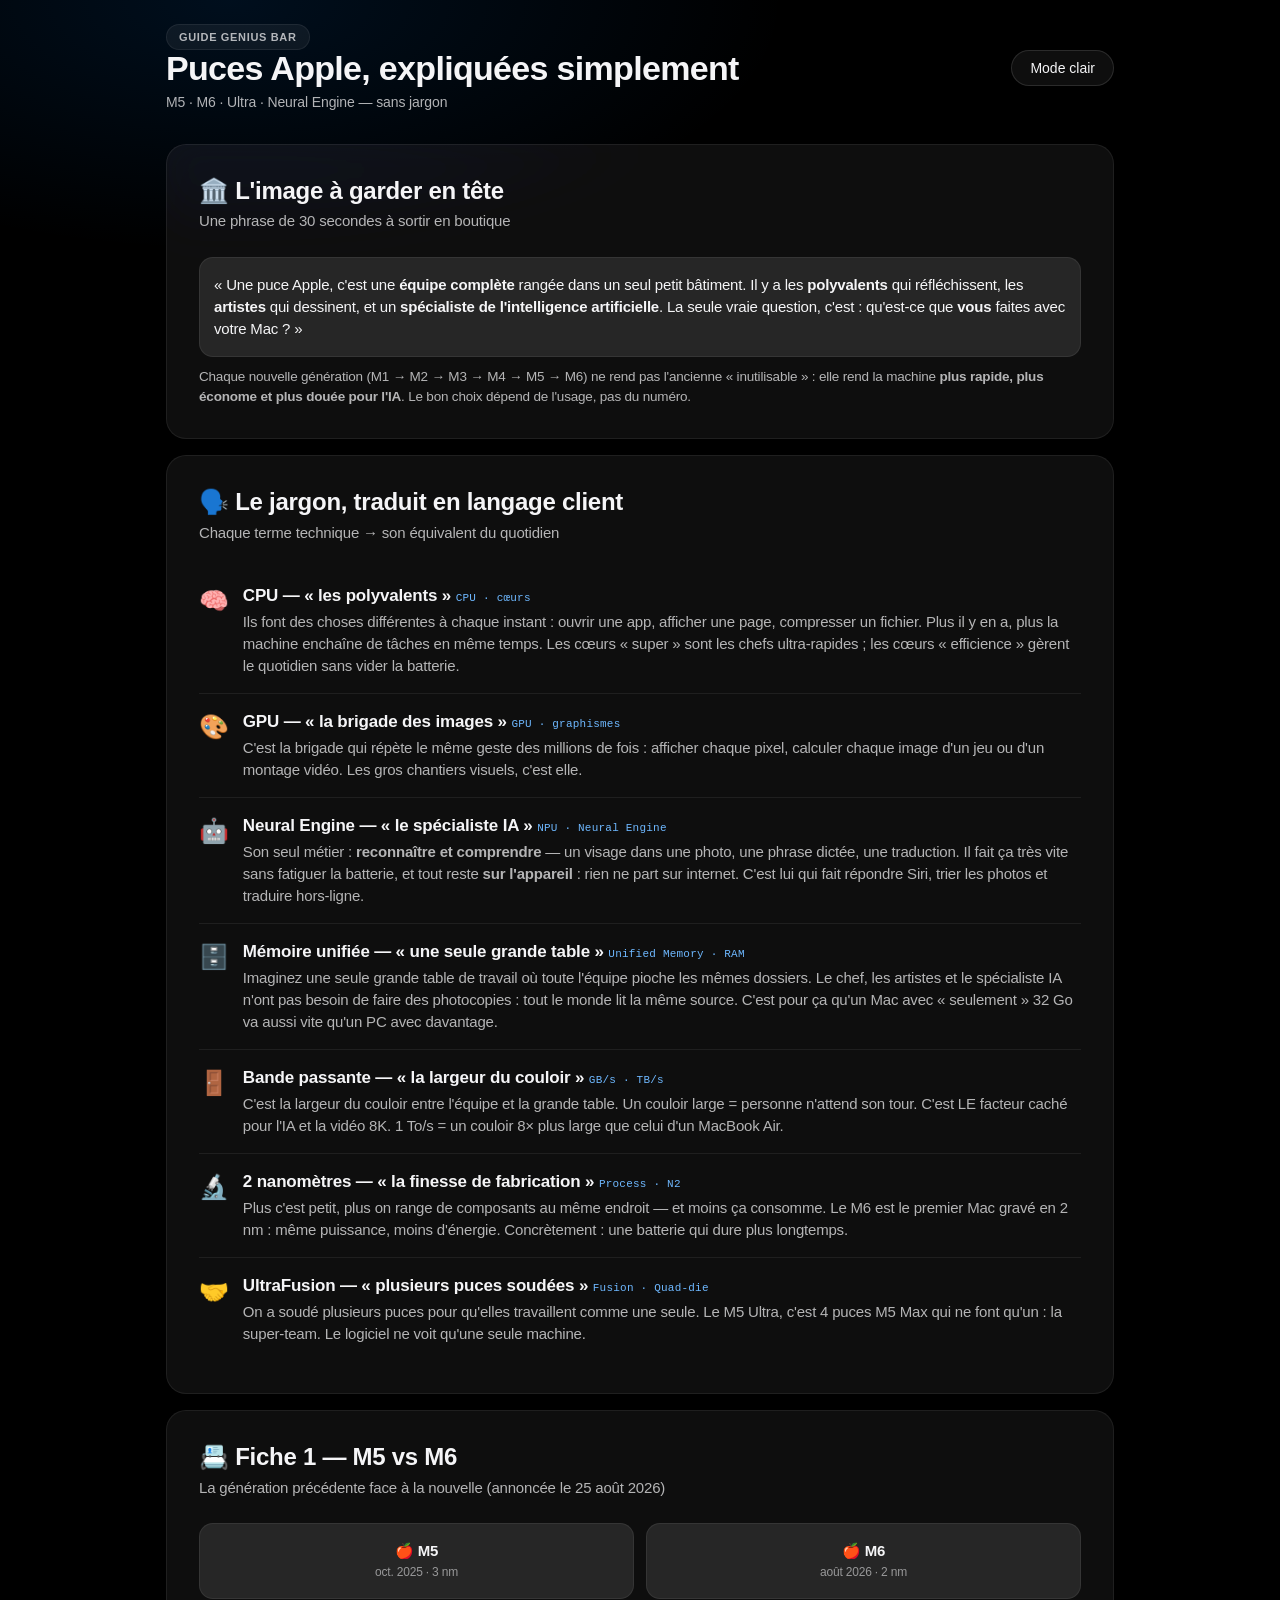
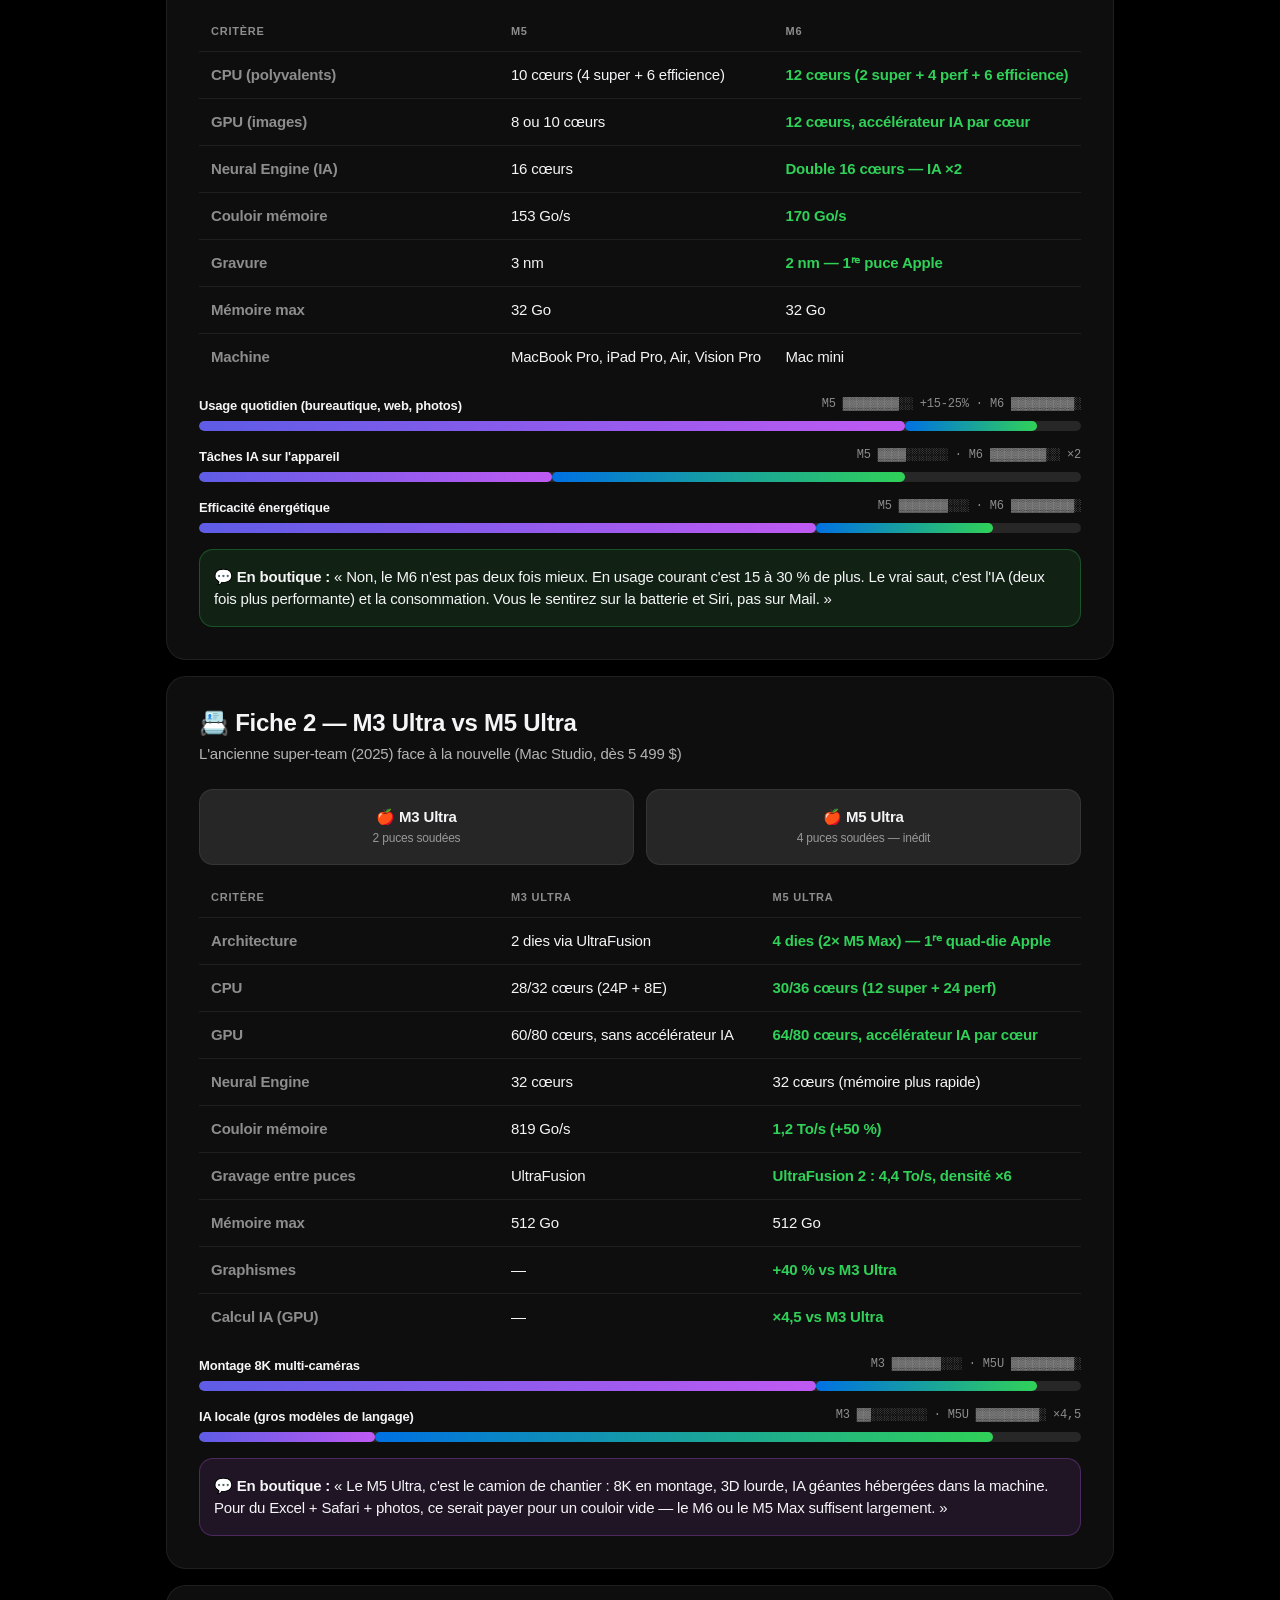
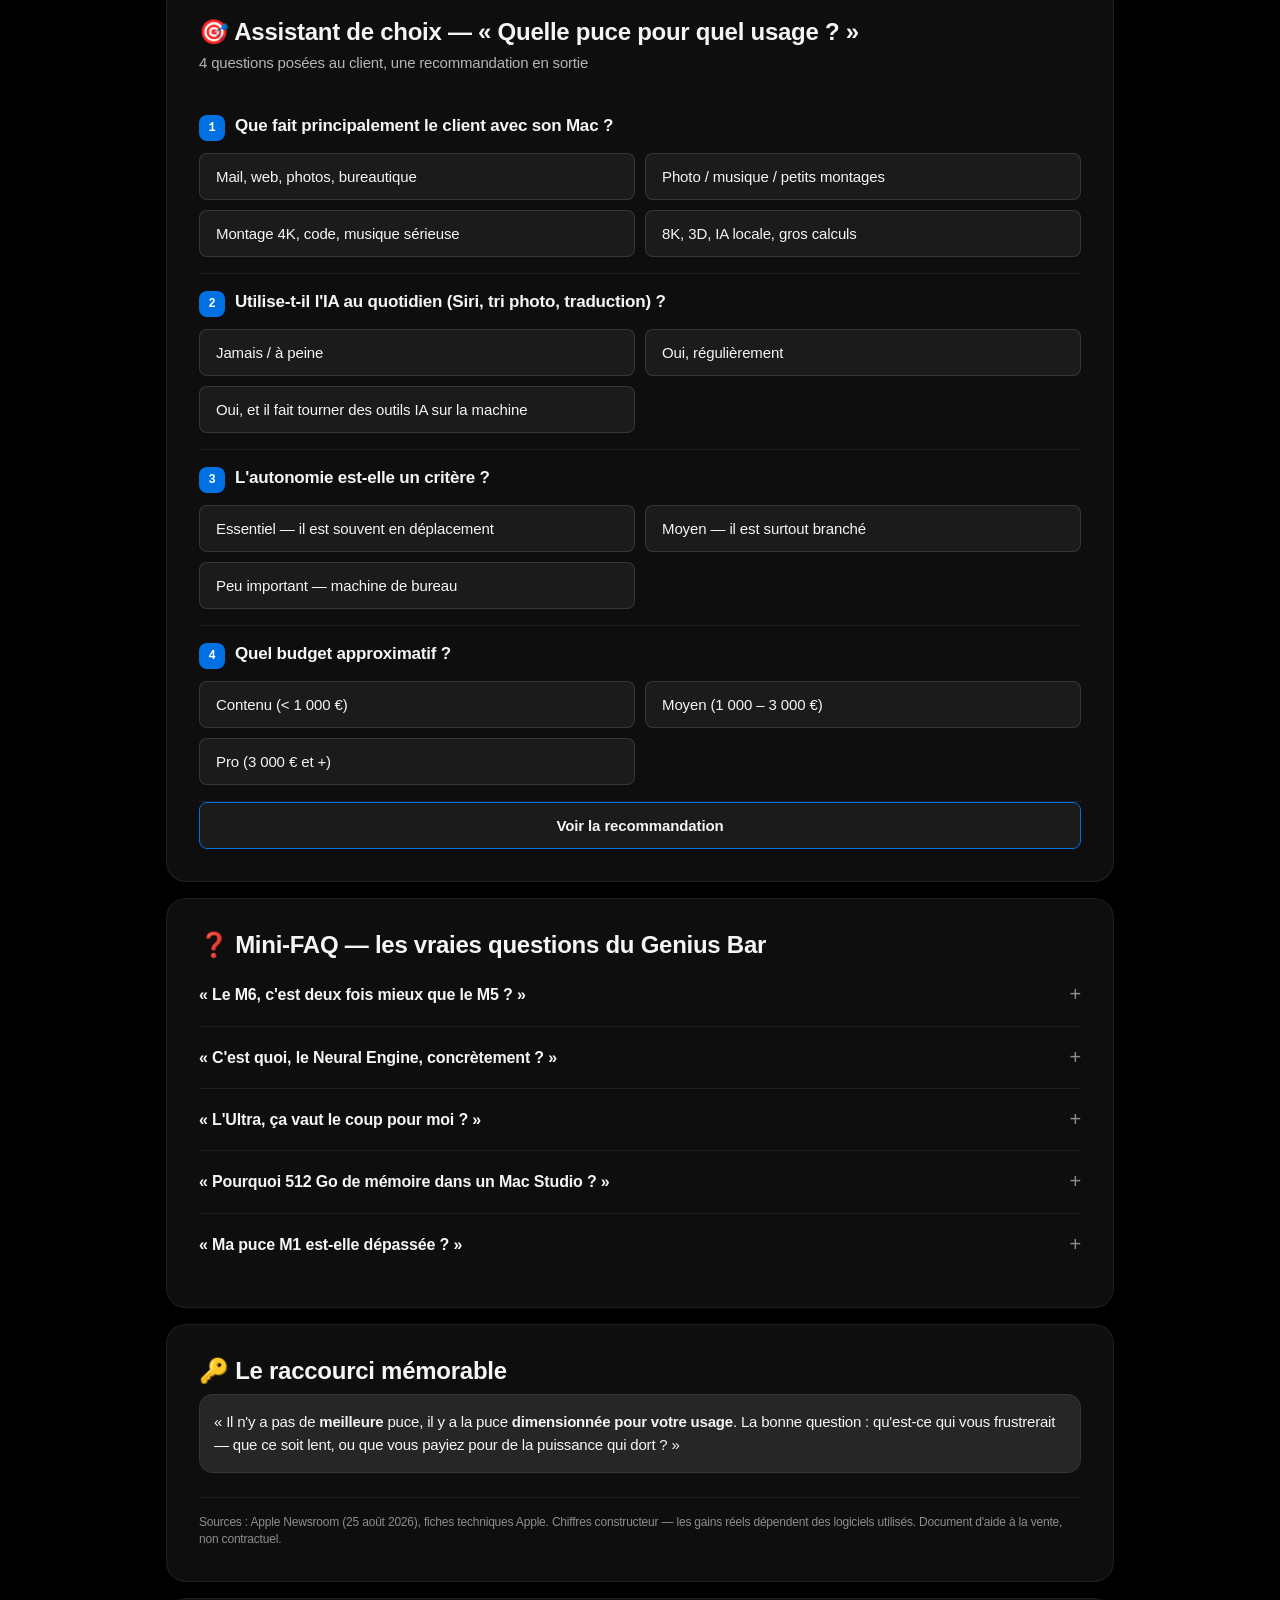
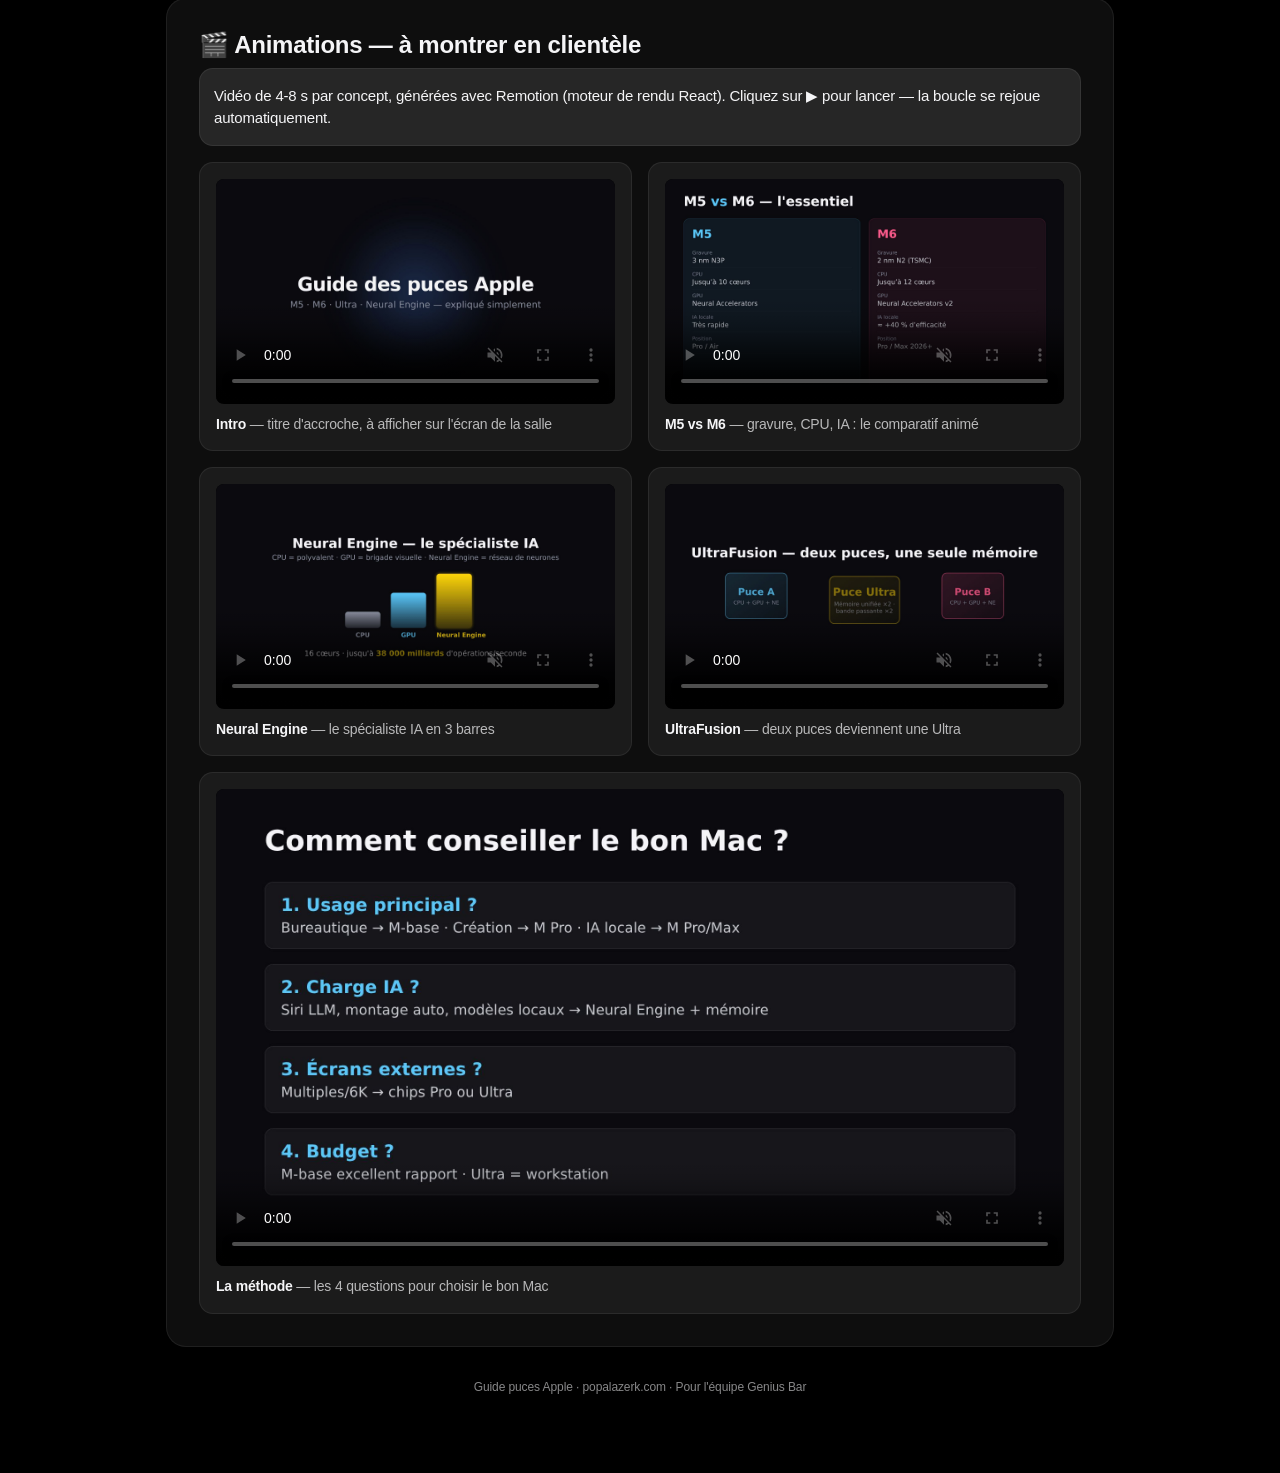
<file: index-v1.html>
<!DOCTYPE html>
<html lang="fr">
<head>
<meta charset="UTF-8">
<meta name="viewport" content="width=device-width, initial-scale=1.0, viewport-fit=cover">
<title>Puces Apple expliquées — Guide Genius Bar</title>
<meta name="description" content="Comprendre les puces Apple sans jargon : M5, M6, Ultra, Neural Engine. Comparatifs et assistant de choix.">
<link rel="stylesheet" href="design.css">
  <style>
    /* Fallback sans couleur : les tokens de design.css pilotent tout (dark + light) */
    body{margin:0;font-family:-apple-system,BlinkMacSystemFont,'Segoe UI',sans-serif}
  </style>
</head>
<body>
<div class="aurora"></div>
<div class="wrap">

<header class="top">
  <div class="brand">
    <span class="pill">Guide Genius Bar</span>
    <h1>Puces Apple, expliquées simplement</h1>
    <div class="sub">M5 · M6 · Ultra · Neural Engine — sans jargon</div>
  </div>
  <button class="themeBtn" onclick="toggleTheme()" aria-label="Changer de thème">Thème</button>
</header>

<!-- INTRO -->
<section class="card">
  <h2>🏛️ L'image à garder en tête</h2>
  <div class="sub">Une phrase de 30 secondes à sortir en boutique</div>
  <div class="quote">« Une puce Apple, c'est une <b>équipe complète</b> rangée dans un seul petit bâtiment. Il y a les <b>polyvalents</b> qui réfléchissent, les <b>artistes</b> qui dessinent, et un <b>spécialiste de l'intelligence artificielle</b>. La seule vraie question, c'est : qu'est-ce que <b>vous</b> faites avec votre Mac ? »</div>
  <p style="font-size:13.5px;color:var(--ink-dim);margin-top:10px">Chaque nouvelle génération (M1 → M2 → M3 → M4 → M5 → M6) ne rend pas l'ancienne « inutilisable » : elle rend la machine <b>plus rapide, plus économe et plus douée pour l'IA</b>. Le bon choix dépend de l'usage, pas du numéro.</p>
</section>

<!-- LES TERMES -->
<section class="card">
  <h2>🗣️ Le jargon, traduit en langage client</h2>
  <div class="sub">Chaque terme technique → son équivalent du quotidien</div>

  <div class="term">
    <div class="ico">🧠</div>
    <div>
      <h3>CPU — « les polyvalents » <span class="tech">CPU · cœurs</span></h3>
      <p>Ils font des choses différentes à chaque instant : ouvrir une app, afficher une page, compresser un fichier. Plus il y en a, plus la machine enchaîne de tâches en même temps. Les cœurs « super » sont les chefs ultra-rapides ; les cœurs « efficience » gèrent le quotidien sans vider la batterie.</p>
    </div>
  </div>

  <div class="term">
    <div class="ico">🎨</div>
    <div>
      <h3>GPU — « la brigade des images » <span class="tech">GPU · graphismes</span></h3>
      <p>C'est la brigade qui répète le même geste des millions de fois : afficher chaque pixel, calculer chaque image d'un jeu ou d'un montage vidéo. Les gros chantiers visuels, c'est elle.</p>
    </div>
  </div>

  <div class="term">
    <div class="ico">🤖</div>
    <div>
      <h3>Neural Engine — « le spécialiste IA » <span class="tech">NPU · Neural Engine</span></h3>
      <p>Son seul métier : <b>reconnaître et comprendre</b> — un visage dans une photo, une phrase dictée, une traduction. Il fait ça très vite sans fatiguer la batterie, et tout reste <b>sur l'appareil</b> : rien ne part sur internet. C'est lui qui fait répondre Siri, trier les photos et traduire hors-ligne.</p>
    </div>
  </div>

  <div class="term">
    <div class="ico">🗄️</div>
    <div>
      <h3>Mémoire unifiée — « une seule grande table » <span class="tech">Unified Memory · RAM</span></h3>
      <p>Imaginez une seule grande table de travail où toute l'équipe pioche les mêmes dossiers. Le chef, les artistes et le spécialiste IA n'ont pas besoin de faire des photocopies : tout le monde lit la même source. C'est pour ça qu'un Mac avec « seulement » 32 Go va aussi vite qu'un PC avec davantage.</p>
    </div>
  </div>

  <div class="term">
    <div class="ico">🚪</div>
    <div>
      <h3>Bande passante — « la largeur du couloir » <span class="tech">GB/s · TB/s</span></h3>
      <p>C'est la largeur du couloir entre l'équipe et la grande table. Un couloir large = personne n'attend son tour. C'est LE facteur caché pour l'IA et la vidéo 8K. 1 To/s = un couloir 8× plus large que celui d'un MacBook Air.</p>
    </div>
  </div>

  <div class="term">
    <div class="ico">🔬</div>
    <div>
      <h3>2 nanomètres — « la finesse de fabrication » <span class="tech">Process · N2</span></h3>
      <p>Plus c'est petit, plus on range de composants au même endroit — et moins ça consomme. Le M6 est le premier Mac gravé en 2 nm : même puissance, moins d'énergie. Concrètement : une batterie qui dure plus longtemps.</p>
    </div>
  </div>

  <div class="term">
    <div class="ico">🤝</div>
    <div>
      <h3>UltraFusion — « plusieurs puces soudées » <span class="tech">Fusion · Quad-die</span></h3>
      <p>On a soudé plusieurs puces pour qu'elles travaillent comme une seule. Le M5 Ultra, c'est 4 puces M5 Max qui ne font qu'un : la super-team. Le logiciel ne voit qu'une seule machine.</p>
    </div>
  </div>
</section>

<!-- FICHE 1 : M5 vs M6 -->
<section class="card">
  <h2>📇 Fiche 1 — M5 vs M6</h2>
  <div class="sub">La génération précédente face à la nouvelle (annoncée le 25 août 2026)</div>

  <div class="vshead">
    <div class="chip">🍎 M5<span class="small">oct. 2025 · 3 nm</span></div>
    <div class="chip">🍎 M6<span class="small">août 2026 · 2 nm</span></div>
  </div>

  <table class="cmp">
    <tr><th>Critère</th><th>M5</th><th>M6</th></tr>
    <tr><td>CPU (polyvalents)</td><td>10 cœurs (4 super + 6 efficience)</td><td class="win">12 cœurs (2 super + 4 perf + 6 efficience)</td></tr>
    <tr><td>GPU (images)</td><td>8 ou 10 cœurs</td><td class="win">12 cœurs, accélérateur IA par cœur</td></tr>
    <tr><td>Neural Engine (IA)</td><td>16 cœurs</td><td class="win">Double 16 cœurs — IA ×2</td></tr>
    <tr><td>Couloir mémoire</td><td>153 Go/s</td><td class="win">170 Go/s</td></tr>
    <tr><td>Gravure</td><td>3 nm</td><td class="win">2 nm — 1ʳᵉ puce Apple</td></tr>
    <tr><td>Mémoire max</td><td>32 Go</td><td>32 Go</td></tr>
    <tr><td>Machine</td><td>MacBook Pro, iPad Pro, Air, Vision Pro</td><td>Mac mini</td></tr>
  </table>

  <div class="barrow">
    <div class="lbl"><b>Usage quotidien (bureautique, web, photos)</b><span>M5 ▓▓▓▓▓▓▓▓░░ +15-25% · M6 ▓▓▓▓▓▓▓▓▓░</span></div>
    <div class="bar"><i class="b1" style="left:0;width:80%"></i><i class="b2" style="left:80%;width:15%"></i></div>
  </div>
  <div class="barrow">
    <div class="lbl"><b>Tâches IA sur l'appareil</b><span>M5 ▓▓▓▓░░░░░░ · M6 ▓▓▓▓▓▓▓▓░░ ×2</span></div>
    <div class="bar"><i class="b1" style="left:0;width:40%"></i><i class="b2" style="left:40%;width:40%"></i></div>
  </div>
  <div class="barrow">
    <div class="lbl"><b>Efficacité énergétique</b><span>M5 ▓▓▓▓▓▓▓░░░ · M6 ▓▓▓▓▓▓▓▓▓░</span></div>
    <div class="bar"><i class="b1" style="left:0;width:70%"></i><i class="b2" style="left:70%;width:20%"></i></div>
  </div>

  <div class="verdict v-green">
    💬 <b>En boutique :</b> « Non, le M6 n'est pas deux fois mieux. En usage courant c'est 15 à 30 % de plus. Le vrai saut, c'est l'IA (deux fois plus performante) et la consommation. Vous le sentirez sur la batterie et Siri, pas sur Mail. »
  </div>
</section>

<!-- FICHE 2 : M3 Ultra vs M5 Ultra -->
<section class="card">
  <h2>📇 Fiche 2 — M3 Ultra vs M5 Ultra</h2>
  <div class="sub">L'ancienne super-team (2025) face à la nouvelle (Mac Studio, dès 5 499 $)</div>

  <div class="vshead">
    <div class="chip">🍎 M3 Ultra<span class="small">2 puces soudées</span></div>
    <div class="chip">🍎 M5 Ultra<span class="small">4 puces soudées — inédit</span></div>
  </div>

  <table class="cmp">
    <tr><th>Critère</th><th>M3 Ultra</th><th>M5 Ultra</th></tr>
    <tr><td>Architecture</td><td>2 dies via UltraFusion</td><td class="win">4 dies (2× M5 Max) — 1ʳᵉ quad-die Apple</td></tr>
    <tr><td>CPU</td><td>28/32 cœurs (24P + 8E)</td><td class="win">30/36 cœurs (12 super + 24 perf)</td></tr>
    <tr><td>GPU</td><td>60/80 cœurs, sans accélérateur IA</td><td class="win">64/80 cœurs, accélérateur IA par cœur</td></tr>
    <tr><td>Neural Engine</td><td>32 cœurs</td><td>32 cœurs (mémoire plus rapide)</td></tr>
    <tr><td>Couloir mémoire</td><td>819 Go/s</td><td class="win">1,2 To/s (+50 %)</td></tr>
    <tr><td>Gravage entre puces</td><td>UltraFusion</td><td class="win">UltraFusion 2 : 4,4 To/s, densité ×6</td></tr>
    <tr><td>Mémoire max</td><td>512 Go</td><td>512 Go</td></tr>
    <tr><td>Graphismes</td><td>—</td><td class="win">+40 % vs M3 Ultra</td></tr>
    <tr><td>Calcul IA (GPU)</td><td>—</td><td class="win">×4,5 vs M3 Ultra</td></tr>
  </table>

  <div class="barrow">
    <div class="lbl"><b>Montage 8K multi-caméras</b><span>M3 ▓▓▓▓▓▓▓░░░ · M5U ▓▓▓▓▓▓▓▓▓░</span></div>
    <div class="bar"><i class="b1" style="left:0;width:70%"></i><i class="b2" style="left:70%;width:25%"></i></div>
  </div>
  <div class="barrow">
    <div class="lbl"><b>IA locale (gros modèles de langage)</b><span>M3 ▓▓░░░░░░░░ · M5U ▓▓▓▓▓▓▓▓▓░ ×4,5</span></div>
    <div class="bar"><i class="b1" style="left:0;width:20%"></i><i class="b2" style="left:20%;width:70%"></i></div>
  </div>

  <div class="verdict v-purple">
    💬 <b>En boutique :</b> « Le M5 Ultra, c'est le camion de chantier : 8K en montage, 3D lourde, IA géantes hébergées dans la machine. Pour du Excel + Safari + photos, ce serait payer pour un couloir vide — le M6 ou le M5 Max suffisent largement. »
  </div>
</section>

<!-- QUIZ -->
<section class="card" id="quiz">
  <h2>🎯 Assistant de choix — « Quelle puce pour quel usage ? »</h2>
  <div class="sub">4 questions posées au client, une recommandation en sortie</div>

  <div class="q">
    <h3><span class="n">1</span>Que fait principalement le client avec son Mac ?</h3>
    <div class="opts" data-q="1">
      <button class="opt" data-v="0">Mail, web, photos, bureautique</button>
      <button class="opt" data-v="1">Photo / musique / petits montages</button>
      <button class="opt" data-v="2">Montage 4K, code, musique sérieuse</button>
      <button class="opt" data-v="3">8K, 3D, IA locale, gros calculs</button>
    </div>
  </div>
  <div class="q">
    <h3><span class="n">2</span>Utilise-t-il l'IA au quotidien (Siri, tri photo, traduction) ?</h3>
    <div class="opts" data-q="2">
      <button class="opt" data-v="0">Jamais / à peine</button>
      <button class="opt" data-v="1">Oui, régulièrement</button>
      <button class="opt" data-v="2">Oui, et il fait tourner des outils IA sur la machine</button>
    </div>
  </div>
  <div class="q">
    <h3><span class="n">3</span>L'autonomie est-elle un critère ?</h3>
    <div class="opts" data-q="3">
      <button class="opt" data-v="0">Essentiel — il est souvent en déplacement</button>
      <button class="opt" data-v="1">Moyen — il est surtout branché</button>
      <button class="opt" data-v="2">Peu important — machine de bureau</button>
    </div>
  </div>
  <div class="q">
    <h3><span class="n">4</span>Quel budget approximatif ?</h3>
    <div class="opts" data-q="4">
      <button class="opt" data-v="0">Contenu (&lt; 1 000 €)</button>
      <button class="opt" data-v="1">Moyen (1 000 – 3 000 €)</button>
      <button class="opt" data-v="2">Pro (3 000 € et +)</button>
    </div>
  </div>

  <button class="opt" style="width:100%;text-align:center;font-weight:700;border-color:var(--blue)" onclick="computeQuiz()">Voir la recommandation</button>

  <div class="result" id="quizResult"></div>
</section>

<!-- FAQ -->
<section class="card faq">
  <h2>❓ Mini-FAQ — les vraies questions du Genius Bar</h2>
  <details>
    <summary>« Le M6, c'est deux fois mieux que le M5 ? »</summary>
    <div class="a">Non — en usage courant, environ 15 à 30 % plus rapide. Le vrai saut du M6 : l'IA (×2) et l'efficacité (2 nm). Le client le sentira sur la batterie et Siri, pas sur Mail.</div>
  </details>
  <details>
    <summary>« C'est quoi, le Neural Engine, concrètement ? »</summary>
    <div class="a">Le spécialiste IA de la puce. C'est ce qui fait que Siri répond vite, que les photos se trient toutes seules, que la dictée marche sans internet. Chaque génération le rend plus rapide et plus économe.</div>
  </details>
  <details>
    <summary>« L'Ultra, ça vaut le coup pour moi ? »</summary>
    <div class="a">Seulement pour du montage 8K, de la 3D ou de l'IA sur la machine. Pour du Excel + Safari + photos, c'est payer pour un couloir vide. Recommander M6 ou M5 Max.</div>
  </details>
  <details>
    <summary>« Pourquoi 512 Go de mémoire dans un Mac Studio ? »</summary>
    <div class="a">Pour faire tenir un cerveau IA entier dans la machine. Un gros modèle d'IA, c'est un dictionnaire géant : s'il tient sur la table (la mémoire), on consulte tout de suite. S'il ne tient pas, il faut courir à la bibliothèque à chaque question — c'est lent.</div>
  </details>
  <details>
    <summary>« Ma puce M1 est-elle dépassée ? »</summary>
    <div class="a">Non. Pour du bureautique et du web, un M1 reste excellent en 2026. On change de puce quand un besoin précis n'est plus couvert : autonomie, IA, gros montages — pas par principe.</div>
  </details>
</section>

<!-- CLOSING -->
<section class="card">
  <h2>🔑 Le raccourci mémorable</h2>
  <div class="quote">« Il n'y a pas de <b>meilleure</b> puce, il y a la puce <b>dimensionnée pour votre usage</b>. La bonne question : qu'est-ce qui vous frustrerait — que ce soit lent, ou que vous payiez pour de la puissance qui dort ? »</div>
  <div class="disclaimer">Sources : Apple Newsroom (25 août 2026), fiches techniques Apple. Chiffres constructeur — les gains réels dépendent des logiciels utilisés. Document d'aide à la vente, non contractuel.</div>
</section>

<!-- ANIMATIONS -->
<section class="card">
  <h2>🎬 Animations — à montrer en clientèle</h2>
  <div class="quote">Vidéo de 4-8 s par concept, générées avec Remotion (moteur de rendu React). Cliquez sur ▶ pour lancer — la boucle se rejoue automatiquement.</div>
  <div class="vid-grid">
    <div class="vid-card">
      <video src="videos/intro-titre.mp4" poster="videos/intro-titre.jpg" muted playsinline loop controls preload="metadata" style="width:100%;border-radius:var(--radius-sm);display:block;background:#000"></video>
      <div class="vid-caption"><b>Intro</b> — titre d'accroche, à afficher sur l'écran de la salle</div>
    </div>
    <div class="vid-card">
      <video src="videos/m5-vs-m6.mp4" poster="videos/m5-vs-m6.jpg" muted playsinline loop controls preload="metadata" style="width:100%;border-radius:var(--radius-sm);display:block;background:#000"></video>
      <div class="vid-caption"><b>M5 vs M6</b> — gravure, CPU, IA : le comparatif animé</div>
    </div>
    <div class="vid-card">
      <video src="videos/neural-engine.mp4" poster="videos/neural-engine.jpg" muted playsinline loop controls preload="metadata" style="width:100%;border-radius:var(--radius-sm);display:block;background:#000"></video>
      <div class="vid-caption"><b>Neural Engine</b> — le spécialiste IA en 3 barres</div>
    </div>
    <div class="vid-card">
      <video src="videos/ultrafusion.mp4" poster="videos/ultrafusion.jpg" muted playsinline loop controls preload="metadata" style="width:100%;border-radius:var(--radius-sm);display:block;background:#000"></video>
      <div class="vid-caption"><b>UltraFusion</b> — deux puces deviennent une Ultra</div>
    </div>
    <div class="vid-card">
      <video src="videos/genius-advice.mp4" poster="videos/genius-advice.jpg" muted playsinline loop controls preload="metadata" style="width:100%;border-radius:var(--radius-sm);display:block;background:#000"></video>
      <div class="vid-caption"><b>La méthode</b> — les 4 questions pour choisir le bon Mac</div>
    </div>
  </div>
</section>

<footer>Guide puces Apple · popalazerk.com · Pour l'équipe Genius Bar</footer>
</div>

<script>
function toggleTheme(){
  const b=document.body;
  const cur=b.getAttribute('data-theme')==='light'?'dark':'light';
  b.setAttribute('data-theme',cur);
  const btn=document.querySelector('.themeBtn');
  if(btn){btn.textContent=cur==='light'?'Mode sombre':'Mode clair';btn.setAttribute('aria-label','Passer en mode '+(cur==='light'?'sombre':'clair'));}
  try{localStorage.setItem('theme',cur)}catch(e){}
}
(function(){try{if(localStorage.getItem('theme')==='light'){document.body.setAttribute('data-theme','light');}}catch(e){}})();
// Synchroniser le libellé du bouton au chargement
document.addEventListener('DOMContentLoaded',function(){try{
  const btn=document.querySelector('.themeBtn');
  if(btn)btn.textContent=document.body.getAttribute('data-theme')==='light'?'Mode sombre':'Mode clair';
}catch(e){}});


// Quiz
const answers={1:null,2:null,3:null,4:null};
document.querySelectorAll('.opts').forEach(g=>{
  g.querySelectorAll('.opt').forEach(btn=>{
    btn.addEventListener('click',()=>{
      g.querySelectorAll('.opt').forEach(o=>o.classList.remove('sel'));
      btn.classList.add('sel');
      answers[g.dataset.q]=parseInt(btn.dataset.v);
    });
  });
});

function computeQuiz(){
  const r=document.getElementById('quizResult');
  if(Object.values(answers).some(v=>v===null)){
    r.className='result show';
    r.style.background='rgba(255,159,10,.10)';r.style.border='1px solid rgba(255,159,10,.3)';
    r.innerHTML='<h3>⚠️ Répondez aux 4 questions</h3><div class="why">Chaque question affine la recommandation.</div>';
    r.scrollIntoView({behavior:'smooth',block:'nearest'});
    return;
  }
  const [usage,ia,autonomie,budget]=Object.values(answers);
  // Score par puce
  const score={m6:0,m5max:0,m5ultra:0};
  score.m6  += usage===0?3:(usage===1?1:0);
  score.m6  += ia<2?1:0;
  score.m6  += autonomie===0?2:0;
  score.m6  += budget===0?2:(budget===1?1:0);
  score.m5max += usage===1?2:(usage===2?2:0);
  score.m5max += ia===1?1:0;
  score.m5max += budget===1?1:0;
  score.m5ultra += usage===3?4:0;
  score.m5ultra += ia===2?2:0;
  score.m5ultra += autonomie===2?1:0;
  score.m5ultra += budget===2?2:0;
  if(usage===2 && score.m5ultra===0) score.m5max+=1;

  const best=Object.entries(score).sort((a,b)=>b[1]-a[1])[0][0];
  const rec={
    m6:{
      badge:'badge',bc:'rgba(48,209,88,.15)',bb:'rgba(48,209,88,.3)',bt:'Usage grand public',
      t:'🍎 M6 — Mac mini (ou MacBook Air M6 à venir)',
      w:'L\'usage décrit (bureautique, web, photos, IA au quotidien, autonomie) est exactement le terrain du M6 : premier 2 nm, IA ×2, excellente efficacité. Aucun intérêt à payer plus.'
    },
    m5max:{
      t:'🍎 M5 Pro / M5 Max — MacBook Pro',
      bc:'rgba(10,132,255,.12)',bb:'rgba(10,132,255,.3)',bt:'Usage pro créatif',
      w:'Montage, code, musique, photo lourde : le M5 Pro/Max apporte les cœurs et le couloir mémoire nécessaires sans passer à la workstation. 64-128 Go de mémoire unifiée possible.'
    },
    m5ultra:{
      t:'🍎 M5 Ultra — Mac Studio',
      w:'8K, 3D, IA locale, gros calculs : c\'est le terrain du quad-die. 96 à 512 Go de mémoire unifiée, 1,2 To/s de bande passante, IA ×4,5. Pour ce client, la puissance dormante est un investissement, pas un gaspillage.',
      bc:'rgba(191,90,242,.12)',bb:'rgba(191,90,242,.3)',bt:'Usage workstation'
    }
  }[best];
  r.className='result show';
  r.style.background=rec.bc;r.style.border='1px solid '+rec.bb;
  r.innerHTML=`<span class="badge" style="background:${rec.bc};border:1px solid ${rec.bb}">${rec.bt}</span>
    <h3>${rec.t}</h3><div class="why">${rec.w}</div>`;
  r.scrollIntoView({behavior:'smooth',block:'nearest'});
}
</script>
</body>
</html>
</file>
<file: design.css>
/*
  ============================================================
  DONOTR469 — DESIGN SYSTEM v2 (senior-grade)
  Guide des puces Apple pour Genius Bar
  ============================================================
  Fondé sur le design system Apple (référence : apple.com/web)
  + discipline Linear/Vercel pour la rigueur dark-mode.
  Tokens normatifs — toute la page dérive de ces variables.

  Principes (design system) :
  1. Une seule couleur d'accent interactive : --blue. Les autres
     teintes (vert, violet, orange) sont SÉMANTIQUES (verdict,
     catégorie), jamais décoratives.
  2. Rythme typographique : Display serré (lh 1.07-1.14,
     tracking négatif), corps aéré (lh 1.47+).
  3. Élévation = surface, pas bordures multiples. Une ombre
     douce unique (Apple card shadow) au survol seulement.
  4. Espacement sur grille 8px (multiples 8/12/16/24/32/40/56).
  5. Motion : une seule courbe d'easing (cubic-bezier .32,.72,0,1),
     durées 150-240ms, jamais de rebond.
  ============================================================ */

:root{
  /* --- Surfaces (dark) --- */
  --bg:#000000;                     /* Apple: sections immersives */
  --bg2:#0E0E11;                    /* variante de surface */
  --ink:#F5F5F7;                    /* texte principal (Apple gray) */
  --ink-dim:rgba(245,245,247,.72);  /* texte secondaire */
  --ink-faint:rgba(245,245,247,.55);/* texte tertiaire (AA sur #000) */
  --glass:rgba(255,255,255,.055);
  --glass-strong:rgba(255,255,255,.10);
  --hair:rgba(255,255,255,.12);
  --hair-soft:rgba(255,255,255,.07);

  /* --- Accent interactif unique (Apple Blue) --- */
  --blue:#0071E3;                   /* UN SEUL accent : interactions */
  --blue-hover:#0077ED;
  --blue-link:#2997FF;              /* liens sur fond sombre */

  /* --- Couleurs sémantiques (usage limité aux verdicts/catégories) --- */
  --green:#30D158;
  --purple:#BF5AF2;
  --orange:#FF9F0A;
  --red:#FF453A;

  /* --- Typographie (échelle Apple) --- */
  --font-d:'SF Pro Display',-apple-system,BlinkMacSystemFont,'Segoe UI',Roboto,'Helvetica Neue',Arial,sans-serif;
  --font-t:'SF Pro Text',-apple-system,BlinkMacSystemFont,'Segoe UI',Roboto,'Helvetica Neue',Arial,sans-serif;
  --font-m:'SF Mono',ui-monospace,SFMono-Regular,Menlo,Monaco,Consolas,monospace;

  /* --- Espacement (grille 8px) --- */
  --sp-1:8px;  --sp-2:12px;  --sp-3:16px;
  --sp-4:24px; --sp-5:32px;  --sp-6:40px; --sp-7:56px;

  /* --- Rayons (échelle Apple) --- */
  --radius-sm:8px;      /* boutons, petits blocs */
  --radius:14px;        /* cartes internes */
  --radius-lg:20px;     /* cartes section */
  --radius-pill:980px;  /* pills CTA (signature Apple) */

  /* --- Motion --- */
  --ease:cubic-bezier(.25,.1,0,1);
  --dur-1:150ms; --dur-2:240ms;

  /* --- Ombre unique (philosophie Apple) --- */
  --shadow-card:rgba(0,0,0,.22) 3px 5px 30px 0px;
}

[data-theme="light"] .term .tech{color:#0066CC}
[data-theme="light"]{
  --bg:#F5F5F7;
  --bg2:#FFFFFF;
  --ink:#1D1D1F;
  --ink-dim:rgba(0,0,0,.72);
  --ink-faint:rgba(0,0,0,.48);
  --glass:rgba(0,0,0,.032);
  --glass-strong:rgba(0,0,0,.055);
  --hair:rgba(0,0,0,.10);
  --hair-soft:rgba(0,0,0,.05);
  --blue:#0071E3;
  --blue-link:#0066CC;
}

*{margin:0;padding:0;box-sizing:border-box}
html{-webkit-text-size-adjust:100%;scroll-behavior:smooth}
body{
  font-family:var(--font-t);
  background:var(--bg); color:var(--ink);
  line-height:1.47;                    /* rythme corps Apple */
  letter-spacing:-.012em;              /* tracking négatif universel */
  min-height:100vh;
  -webkit-font-smoothing:antialiased;
  text-rendering:optimizeLegibility;
}

/* ===== Fond : noir cinématique + halo unique discret ===== */
.aurora{
  position:fixed;inset:0;z-index:-2;pointer-events:none;
  background:radial-gradient(70% 45% at 18% 0%, rgba(0,113,227,.13), transparent 62%);
}

.wrap{max-width:980px;margin:0 auto;padding:var(--sp-4) var(--sp-3) 80px}

/* ===== Header ===== */
header.top{display:flex;align-items:center;justify-content:space-between;gap:12px;margin-bottom:var(--sp-5)}
.brand h1{
  font-family:var(--font-d);font-size:34px;font-weight:600;
  line-height:1.1;letter-spacing:-.02em;color:var(--ink);
}
.brand .sub{font-size:14px;color:var(--ink-dim);margin-top:4px;letter-spacing:-.008em}
.themeBtn{
  border:1px solid var(--hair);background:var(--glass);color:var(--ink);
  border-radius:var(--radius-pill);padding:9px 18px;font-size:14px;font-weight:500;cursor:pointer;
  transition:background var(--dur-1) var(--ease),transform var(--dur-1) var(--ease);
}
.themeBtn:hover{background:var(--glass-strong)}
.themeBtn:active{transform:scale(.96)}

/* ===== Cartes (surface Apple, PAS de bordure voyante) ===== */
.card{
  background:var(--glass);border:1px solid var(--hair-soft);
  border-radius:var(--radius-lg);
  padding:var(--sp-5);margin-bottom:var(--sp-3);
  backdrop-filter:blur(20px) saturate(180%);
}
h2{
  font-family:var(--font-d);font-size:24px;font-weight:600;
  line-height:1.14;letter-spacing:-.011em;
  margin-bottom:6px;display:flex;align-items:center;gap:8px;
}
.card .sub{font-size:15px;color:var(--ink-dim);margin-bottom:var(--sp-4)}

/* ===== Pills / labels ===== */
.pill{
  display:inline-block;font-size:11px;font-weight:600;letter-spacing:.06em;
  padding:4px 12px;border-radius:var(--radius-pill);
  background:var(--glass);border:1px solid var(--hair-soft);
  color:var(--ink-dim);text-transform:uppercase;
}

/* ===== Analogies ===== */
.analogy{border-left:3px solid var(--blue);padding:var(--sp-3) 14px;background:var(--glass-strong);border-radius:0 var(--radius) var(--radius) 0;margin:10px 0}
.analogy b{color:var(--ink);font-weight:600}
.analogy p{font-size:15px;color:var(--ink-dim)}

.term{display:flex;gap:14px;align-items:flex-start;padding:var(--sp-3) 0;border-bottom:1px solid var(--hair-soft)}
.term:last-child{border-bottom:none}
.term .ico{font-size:24px;line-height:1.4}
.term h3{font-size:17px;font-weight:600;letter-spacing:-.01em}
.term .tech{font-size:11px;font-family:var(--font-m);color:#6EB8FF;font-weight:500;letter-spacing:.02em}
.term p{font-size:15px;color:var(--ink-dim);margin-top:2px}

/* ===== Tableau comparatif ===== */
.cmp{width:100%;border-collapse:separate;border-spacing:0;font-size:15px;margin-top:6px}
.cmp th,.cmp td{padding:12px 12px;border-bottom:1px solid var(--hair-soft);text-align:left;vertical-align:top}
.cmp th{font-size:11px;text-transform:uppercase;letter-spacing:.07em;color:var(--ink-faint);font-weight:600}
.cmp td:first-child{color:var(--ink-faint);font-weight:600;width:34%}
.cmp .win{color:var(--green);font-weight:600}
.cmp tr:last-child td{border-bottom:none}

/* ===== Barres ===== */
.barrow{margin:var(--sp-3) 0}
.barrow .lbl{display:flex;justify-content:space-between;font-size:13px;margin-bottom:6px}
.barrow .lbl b{font-weight:600}
.barrow .lbl span{color:var(--ink-faint);font-family:var(--font-m);font-size:12px}
.bar{height:10px;border-radius:5px;background:var(--glass-strong);overflow:hidden;position:relative}
.bar i{position:absolute;top:0;bottom:0;border-radius:5px;display:block;transition:width var(--dur-2) var(--ease)}
.bar .b1{background:linear-gradient(90deg,#5E5CE6,var(--purple))}
.bar .b2{background:linear-gradient(90deg,var(--blue),var(--green))}

.vshead{display:grid;grid-template-columns:1fr 1fr;gap:12px;margin-bottom:12px}
.vshead .chip{text-align:center;padding:var(--sp-3);border-radius:var(--radius);background:var(--glass-strong);border:1px solid var(--hair-soft);font-weight:600;font-size:15px}
.chip .small{display:block;font-size:12px;color:var(--ink-faint);font-weight:400;margin-top:2px}

.verdict{padding:var(--sp-3) 14px;border-radius:var(--radius);font-size:15px;margin-top:var(--sp-3)}
.verdict.v-green{background:rgba(48,209,88,.10);border:1px solid rgba(48,209,88,.28)}
.verdict.v-blue{background:rgba(0,113,227,.12);border:1px solid rgba(0,113,227,.32)}
.verdict.v-purple{background:rgba(191,90,242,.10);border:1px solid rgba(191,90,242,.28)}

/* ===== Quiz / assistant ===== */
.q{padding:var(--sp-3) 0;border-bottom:1px solid var(--hair-soft)}
.q:last-child{border:none}
.q h3{font-size:17px;font-weight:600;margin-bottom:12px}
.q h3 .n{
  display:inline-block;width:26px;height:26px;border-radius:var(--radius-sm);
  background:var(--blue);color:#fff;font-size:12px;text-align:center;line-height:26px;
  margin-right:10px;font-family:var(--font-m);
}
.opts{display:grid;grid-template-columns:1fr 1fr;gap:10px}
@media(max-width:560px){.opts{grid-template-columns:1fr}}
.opt{
  padding:14px 16px;border-radius:var(--radius-sm);border:1px solid var(--hair);background:var(--glass);
  cursor:pointer;font-size:15px;color:var(--ink);transition:all var(--dur-1) var(--ease);text-align:left;font-family:inherit;
  letter-spacing:-.008em;
}
.opt:hover{background:var(--glass-strong)}
.opt.sel{border-color:var(--blue);background:rgba(0,113,227,.14);font-weight:600}
.result{margin-top:var(--sp-3);padding:var(--sp-4);border-radius:var(--radius);display:none}
.result.show{display:block}
.result h3{font-size:19px;font-weight:600;margin-bottom:4px}
.result .why{font-size:15px;color:var(--ink-dim)}
.badge{display:inline-block;padding:4px 12px;border-radius:var(--radius-pill);font-size:11px;font-weight:600;letter-spacing:.06em;text-transform:uppercase;margin-bottom:10px}

/* ===== FAQ ===== */
.faq details{padding:var(--sp-3) 0;border-bottom:1px solid var(--hair-soft)}
.faq details:last-child{border:none}
.faq summary{cursor:pointer;font-size:16px;font-weight:600;list-style:none;display:flex;justify-content:space-between;align-items:center;letter-spacing:-.01em}
.faq summary::after{content:'+';font-size:20px;color:var(--ink-faint);font-weight:400}
.faq details[open] summary::after{content:'–'}
.faq .a{font-size:15px;color:var(--ink-dim);padding:8px 0 2px}

/* ===== Citations / disclaimer / footer ===== */
.quote{
  font-size:15px;color:var(--ink);background:var(--glass-strong);
  border-radius:var(--radius);padding:var(--sp-3) 14px;margin-top:10px;border:1px solid var(--hair-soft);
}
footer{margin-top:var(--sp-5);text-align:center;font-size:12px;color:var(--ink-faint);letter-spacing:-.008em}
.disclaimer{font-size:12px;color:var(--ink-faint);margin-top:var(--sp-4);padding-top:var(--sp-3);border-top:1px solid var(--hair-soft)}

/* ===== Vidéos ===== */
.vid-card{background:var(--glass);border:1px solid var(--hair-soft);border-radius:var(--radius);padding:var(--sp-3)}
.vid-caption{font-size:14px;color:var(--ink-dim);margin-top:10px}
.vid-caption b{color:var(--ink);font-weight:600}

/* ===== Accessibilité : focus ring Apple sur tout ===== */
:focus-visible{outline:2px solid var(--blue);outline-offset:2px;border-radius:4px}

@media print{.aurora{display:none}.card{break-inside:avoid;border:1px solid #ccc}}

/* ===== Responsive : les tailles clamp() gèrent le mobile ===== */
@media(max-width:640px){
  .brand h1{font-size:28px}
  h2{font-size:21px}
  .card{padding:var(--sp-4)}
  .wrap{padding:var(--sp-3) 14px 60px}
}
@media print{.aurora{display:none}.card{break-inside:avoid;border:1px solid #ccc}}
/* ===== Grille vidéos ===== */
.vid-grid{display:grid;grid-template-columns:repeat(auto-fit,minmax(380px,1fr));gap:var(--sp-3);margin-top:var(--sp-3)}
.vid-grid > .vid-card:last-child:nth-child(odd){grid-column:1 / -1}
@media(max-width:640px){.vid-grid{grid-template-columns:1fr}}
</file>
